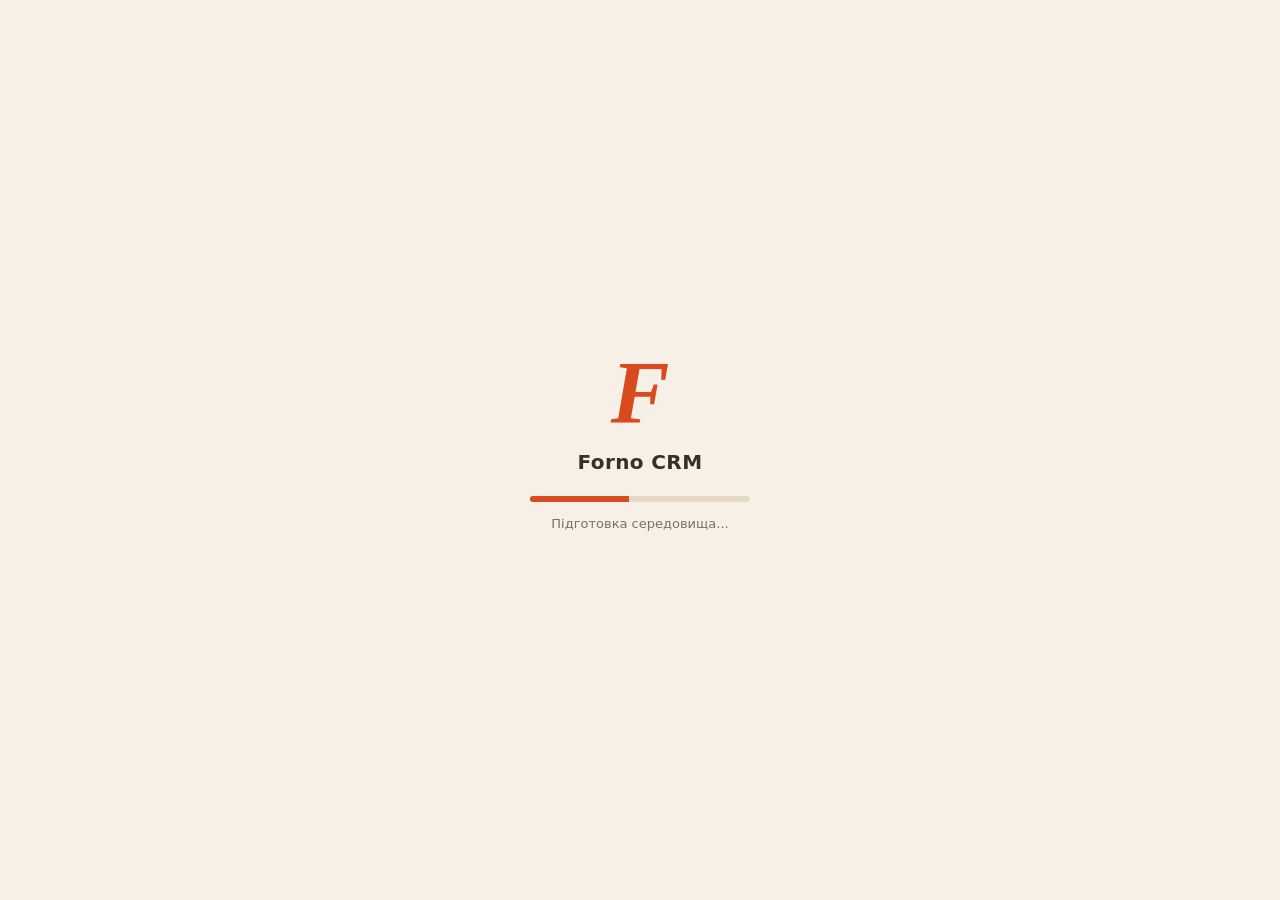
<file: index.html>
<!DOCTYPE html>
<html lang="uk">
<head>
<meta charset="UTF-8">
<meta name="viewport" content="width=device-width, initial-scale=1.0">
<title>Forno CRM</title>
<style>
	body{margin:0;font-family:system-ui,-apple-system,'Segoe UI',Roboto,sans-serif;background:#F6F0E7;color:#3A2E26;display:flex;align-items:center;justify-content:center;height:100vh;-webkit-font-smoothing:antialiased}
	.box{text-align:center;max-width:460px;padding:32px}
	.logo{font-family:Georgia,'Times New Roman',serif;font-style:italic;font-weight:bold;font-size:88px;line-height:.9;color:#D94A1E;user-select:none}
	h1{font-size:20px;font-weight:600;margin:18px 0 6px;letter-spacing:.4px}
	.bar{margin:22px auto 0;width:220px;height:6px;border-radius:999px;background:#E6D9C8;overflow:hidden}
	.fill{height:100%;width:0;background:#D94A1E;transition:width .35s ease}
	.msg{margin-top:14px;font-size:13px;opacity:.65;min-height:18px}
</style>
</head>
<body>
<div class="box">
	<div class="logo">F</div>
	<h1>Forno CRM</h1>
	<div class="bar"><div class="fill" id="fill"></div></div>
	<p class="msg" id="msg">Запуск PHP у браузері...</p>
</div>
<script>
(function () {
	var MSG = document.getElementById('msg');
	var FILL = document.getElementById('fill');

	function status(t, p) {
		if (MSG) MSG.textContent = t;
		if (FILL) FILL.style.width = (p || 0) + '%';
	}

	if (!('serviceWorker' in navigator)) {
		status('Ваш браузер не підтримує Service Worker', 100);
		return;
	}

	var READY = 'forno-ready';
	var done = false;
	var pingTimer = null;

	function finish() {
		if (done) return;
		done = true;
		status('Готово', 100);
		if (pingTimer) clearInterval(pingTimer);
		setTimeout(function () { location.replace('./login.html'); }, 350);
	}

	function ping() {
		var c = navigator.serviceWorker.controller;
		if (c && c.postMessage) c.postMessage({ type: 'forno-ping' });
	}

	navigator.serviceWorker.addEventListener('message', function (e) {
		if (e.data && e.data.type === READY) {
			finish();
		} else if (e.data && e.data.type === 'forno-error') {
			status('Помилка PHP: ' + (e.data.error || 'невідома'), 100);
		}
	});

	status('Реєстрація PHP-рушія...', 12);

	navigator.serviceWorker.register('./sw.js', { scope: './', type: 'module' })
		.then(function () {
			status('Підготовка середовища...', 45);
			ping();
			pingTimer = setInterval(ping, 800);
			var t0 = Date.now();
			var timer = setInterval(function () {
				if (done) { clearInterval(timer); return; }
				if (Date.now() - t0 > 90000) {
					clearInterval(timer);
					status('Час очікування вичерпано. Перезавантажте сторінку.', 90);
				}
			}, 500);
		})
		.catch(function (e) {
			status('Помилка: ' + (e && e.message ? e.message : 'реєстрація SW'), 100);
		});
})();
</script>
</body>
</html>
</file>
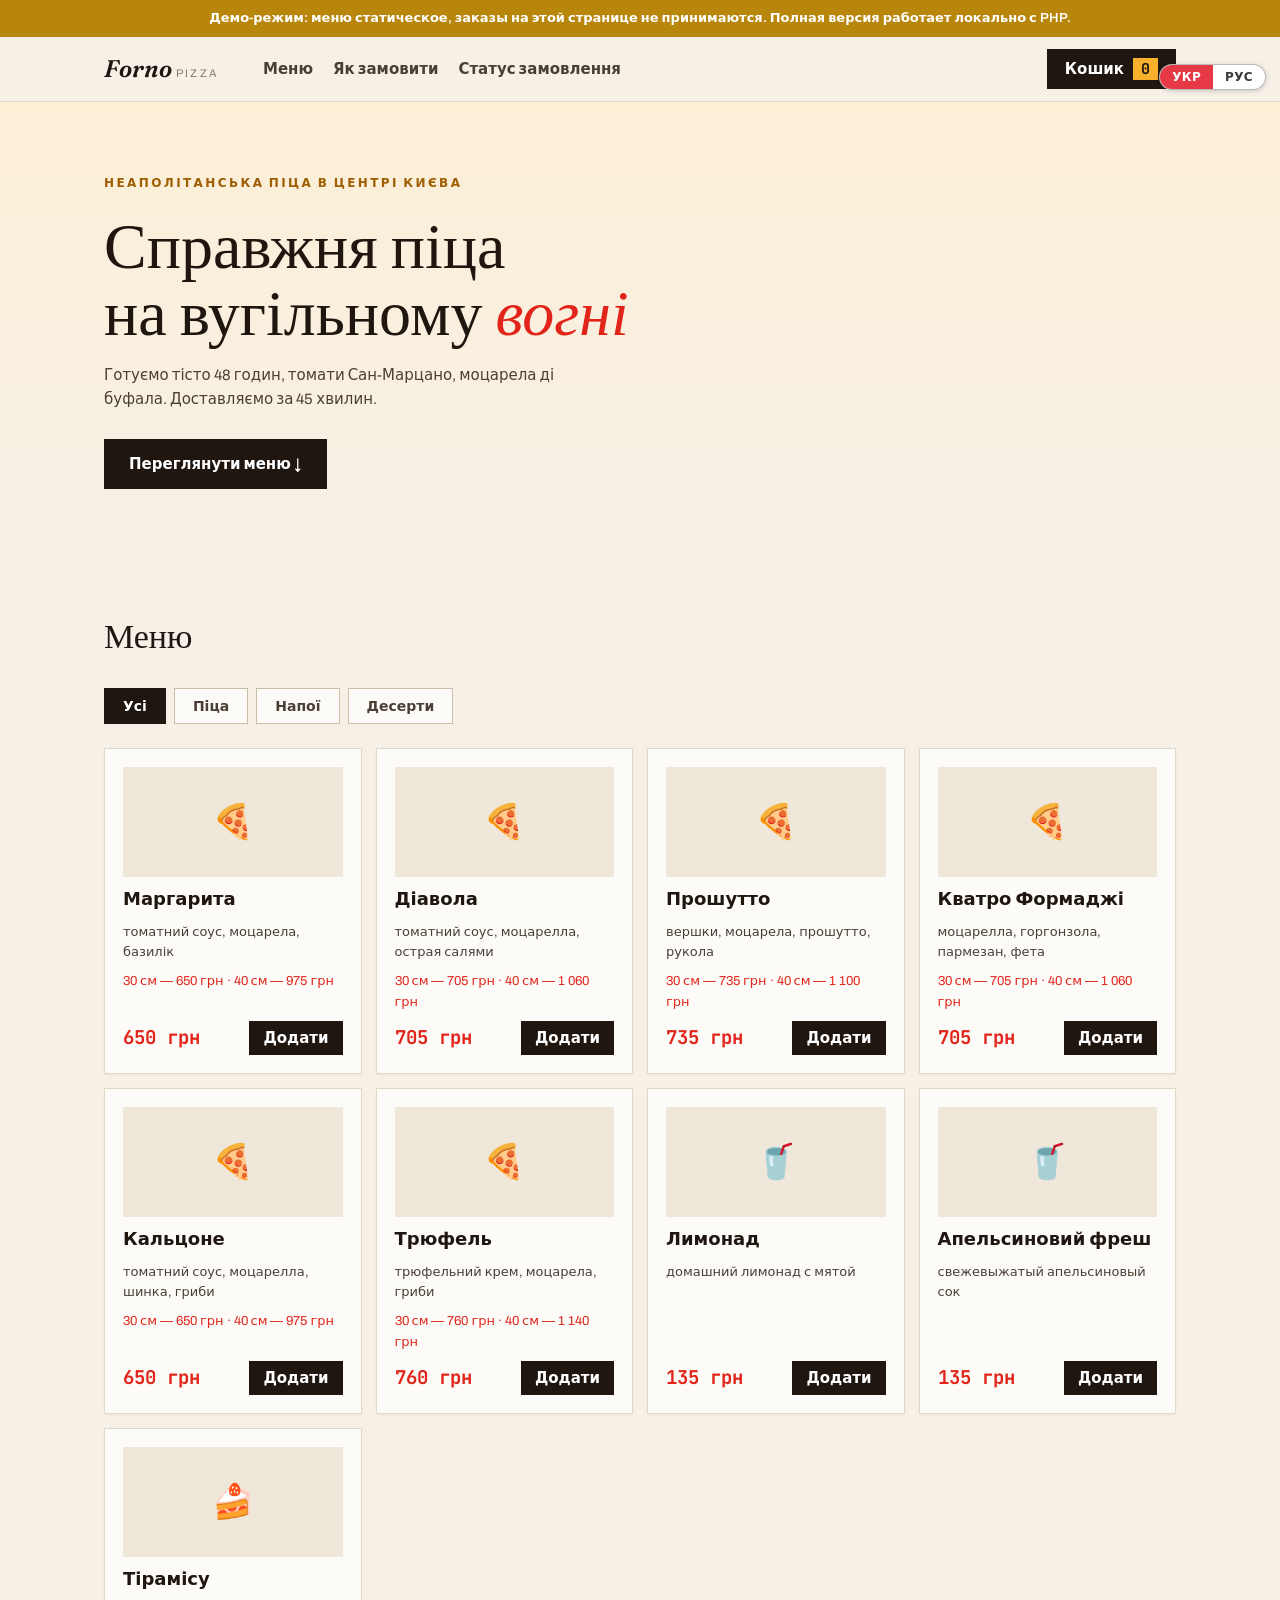
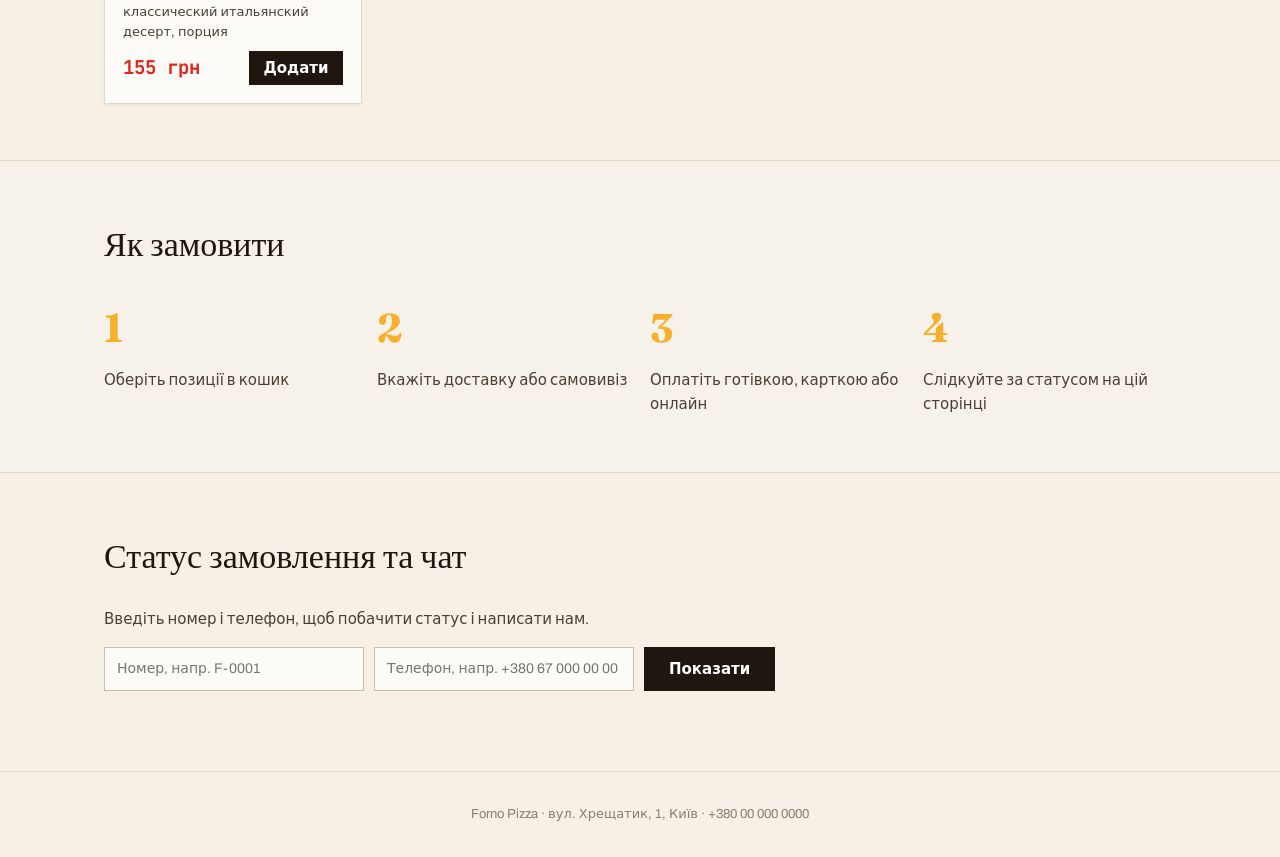
<file: site/index.html>
﻿<!doctype html>
<html lang="uk">
<head>
<meta charset="utf-8">
<meta name="viewport" content="width=device-width, initial-scale=1">
<title>Forno Pizza — замовити піцу</title>
<link rel="preconnect" href="https://fonts.googleapis.com">
<link rel="preconnect" href="https://fonts.gstatic.com" crossorigin>
<link href="https://fonts.googleapis.com/css2?family=Archivo:wght@400;600;700&family=Fraunces:ital,wght@1,400;1,600&family=JetBrains+Mono:wght@400;700&display=swap" rel="stylesheet">
<link rel="stylesheet" href="css/style.css">
<link rel="stylesheet" href="css/customize.css?v=2">
</head>
<body>

<header class="top">
  <div class="wrap top__in">
    <div class="logo"><b>Forno</b><span>pizza</span></div>
    <nav class="top__nav">
      <a href="#menu">Меню</a>
      <a href="#how">Як замовити</a>
      <a href="#order">Статус замовлення</a>
    </nav>
    <button class="cart-btn" id="cartBtn" type="button">Кошик <span id="cartCount">0</span></button>
  </div>
</header>

<section class="hero">
  <div class="wrap">
    <p class="hero__eyebrow">неаполітанська піца в центрі Києва</p>
    <h1>Справжня піца<br>на вугільному <em>вогні</em></h1>
    <p class="hero__sub">Готуємо тісто 48 годин, томати Сан-Марцано, моцарела ді буфала. Доставляємо за 45 хвилин.</p>
    <a class="btn" href="#menu">Переглянути меню &darr;</a>
  </div>
</section>

<section class="menu" id="menu">
  <div class="wrap">
    <h2 class="section-title">Меню</h2>
    <div class="cats" id="cats"></div>
    <div class="grid" id="grid"></div>
    <div class="empty" id="gridEmpty" hidden>Тут порожньо</div>
  </div>
</section>

<section class="how" id="how">
  <div class="wrap">
    <h2 class="section-title">Як замовити</h2>
    <div class="how__cols">
      <div><b>1</b><p>Оберіть позиції в кошик</p></div>
      <div><b>2</b><p>Вкажіть доставку або самовивіз</p></div>
      <div><b>3</b><p>Оплатіть готівкою, карткою або онлайн</p></div>
      <div><b>4</b><p>Слідкуйте за статусом на цій сторінці</p></div>
    </div>
  </div>
</section>

<section class="status" id="order">
  <div class="wrap">
    <h2 class="section-title">Статус замовлення та чат</h2>
    <p class="status__hint">Введіть номер і телефон, щоб побачити статус і написати нам.</p>
    <form class="status__form" id="statusForm">
      <input id="stNum" placeholder="Номер, напр. F-0001" maxlength="8" required>
      <input id="stPhone" placeholder="Телефон, напр. +380 67 000 00 00" maxlength="18" required>
      <button class="btn" type="submit">Показати</button>
    </form>
    <div class="order-card" id="orderCard" hidden></div>
    <div class="empty" id="orderEmpty" hidden></div>
  </div>
</section>

<footer class="foot">
  <div class="wrap">Forno Pizza &middot; вул. Хрещатик, 1, Київ &middot; +380 00 000 0000</div>
</footer>

<!-- Кошик -->
<div class="drawer-overlay" id="drawerOverlay"></div>
<aside class="drawer" id="drawer" aria-label="Кошик">
  <div class="drawer__head"><b>Кошик</b><button class="drawer__close" id="drawerClose" type="button">&times;</button></div>
  <div class="drawer__items" id="drawerItems"></div>
  <div class="drawer__sum" id="drawerSum"></div>
  <form class="drawer__form" id="checkoutForm">
    <div class="row2">
      <input id="coPhone" placeholder="Телефон" maxlength="18">
      <input id="coName" placeholder="Ім'я *" maxlength="40" required>
    </div>
    <div class="mode-toggle" id="modeToggle">
      <button type="button" class="is-active" data-mode="courier">Доставка</button>
      <button type="button" data-mode="pickup">Самовивіз</button>
    </div>
    <div class="addr" id="addrBlock">
      <div class="row2">
        <input id="coStreet" placeholder="Вулиця *" maxlength="90">
        <input id="coHouse" placeholder="Будинок *" maxlength="10">
      </div>
      <div class="row2">
        <input id="coFlat" placeholder="Квартира" maxlength="10">
        <input id="coEntrance" placeholder="Під'їзд / домофон" maxlength="30">
      </div>
    </div>
    <select id="coPay">
      <option value="cash">Готівка</option>
      <option value="card_at_door">Картка при видачі</option>
      <option value="card_online">Картка онлайн</option>
    </select>
    <div class="promo">
      <input id="coPromo" placeholder="Промокод" maxlength="20">
    </div>
    <textarea id="coComment" rows="2" placeholder="Коментар до замовлення" maxlength="300"></textarea>
    <label class="consent"><input type="checkbox" id="coConsent" required> Погоджуюсь з обробкою персональних даних</label>
    <button class="btn btn--accent btn--block" id="coSubmit" type="submit">Замовити: <span id="coTotal">0 грн</span></button>
    <div class="err" id="coErr"></div>
  </form>
</aside>

<script src="js/i18n.js?v=17"></script>
<script src="js/app.js?v=6"></script>
</body>
</html>
</file>
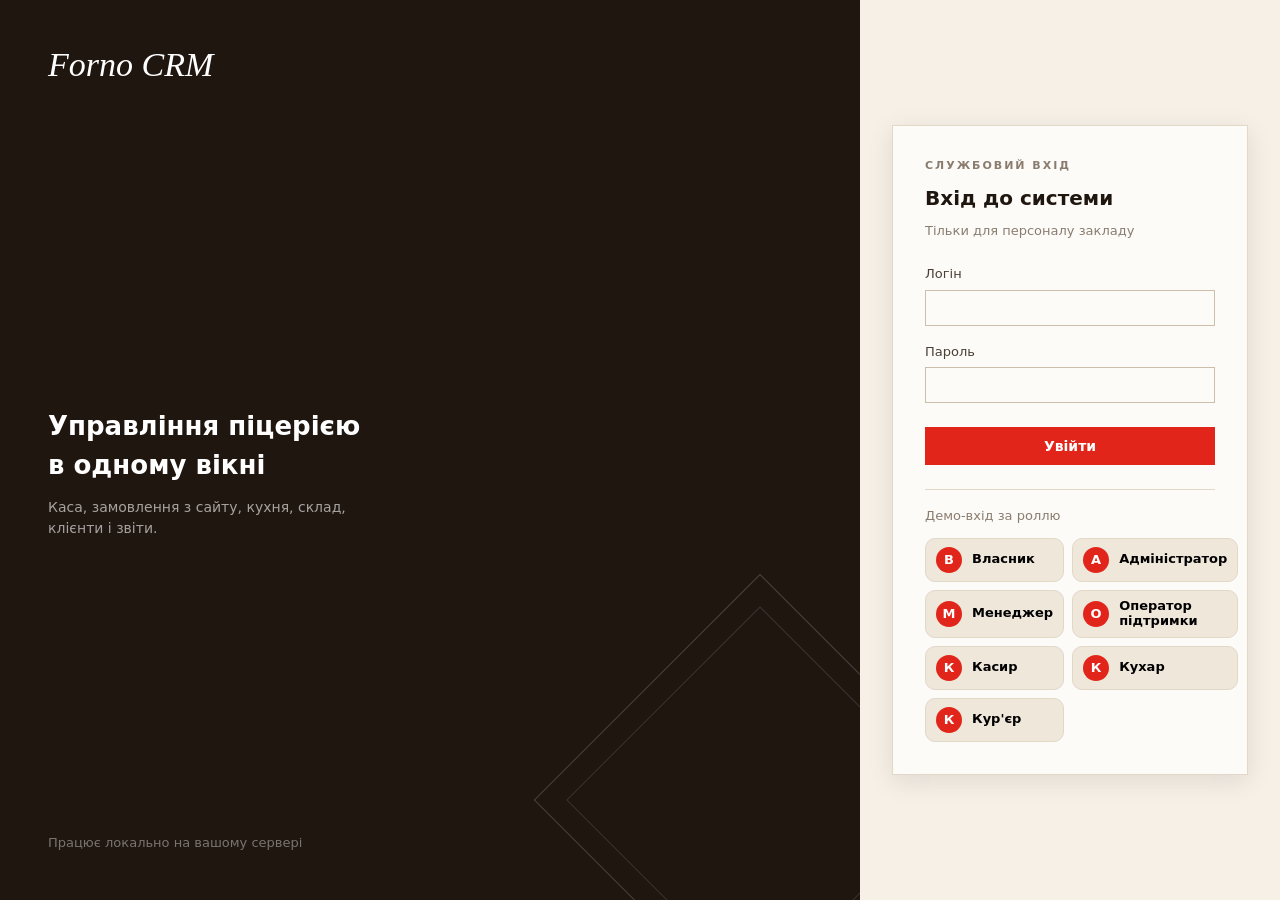
<file: app.html>
﻿<!doctype html>
<html lang="uk">
<head>
<meta charset="utf-8">
<meta name="viewport" content="width=device-width, initial-scale=1">
<title>Forno CRM</title>
<link rel="icon" href="data:image/svg+xml,%3Csvg xmlns='http://www.w3.org/2000/svg' viewBox='0 0 32 32'%3E%3Crect width='32' height='32' fill='%23E1251B'/%3E%3Ctext x='16' y='23' font-size='18' text-anchor='middle' fill='%23fff' font-family='Georgia'%3EF%3C/text%3E%3C/svg%3E">
<link rel="preconnect" href="https://fonts.googleapis.com">
<link rel="preconnect" href="https://fonts.gstatic.com" crossorigin>
<link href="https://fonts.googleapis.com/css2?family=Archivo:ital,wght@0,400;0,600;0,700;1,400&family=Fraunces:ital,wght@1,400;1,600&family=JetBrains+Mono:wght@400;700&display=swap" rel="stylesheet">
<link rel="stylesheet" href="css/tokens.css?v=3">
<link rel="stylesheet" href="css/base.css?v=3">
<link rel="stylesheet" href="css/app.css?v=3">
<link rel="stylesheet" href="css/orders.css?v=1">
<link rel="stylesheet" href="css/customize.css?v=1">
<link rel="stylesheet" href="css/couriers.css?v=1">
<link rel="stylesheet" href="css/dashboard.css?v=1">
<link rel="stylesheet" href="css/polish.css?v=11">
</head>
<body>
<div class="app-shell">
  <aside class="sidebar" id="sidebar">
    <button class="sidebar__burger" id="burger" type="button" aria-label="Меню">&#9776;</button>
    <div class="sidebar__logo"><b>Forno</b><span>CRM</span></div>
    <nav class="nav" id="nav"></nav>
    <div class="sidebar__foot">
      <div class="sidebar__user">
        <div>
          <div class="sidebar__user-name" id="userName"></div>
          <div class="sidebar__user-role" id="userRole"></div>
        </div>
        <button class="btn-logout" id="logout" type="button">Вийти</button>
      </div>
    </div>
  </aside>
  <div class="sidebar-overlay" id="sidebarOverlay"></div>

  <div class="main">
    <header class="topbar">
      <div class="topbar__title" id="topTitle"></div>
      <div class="topbar__right">
        <select id="themeSelect" class="mini-select" aria-label="Тема">
          <option value="light">Світла тема</option>
          <option value="dark">Темна тема</option>
          <option value="system">Як у системі</option>
        </select>
        <select id="currSelect" class="mini-select" aria-label="Валюта">
          <option value="uah">грн</option>
          <option value="rub">руб</option>
        </select>
        <span id="i18nSlot" class="i18n-slot"></span>
        <span id="topDate"></span>
      </div>
    </header>
    <main class="view" id="view">
      <div class="center-box"><div class="spinner"></div></div>
    </main>
  </div>
</div>

<script src="js/i18n.js?v=19"></script>
<script src="js/api.js?v=3"></script>
<script src="js/ui.js?v=6"></script>
<script src="js/modules/pos.js?v=8"></script>
<script src="js/modules/orders.js?v=5"></script>
<script src="js/modules/menu.js?v=9"></script>
<script src="js/modules/stock.js?v=5"></script>
<script src="js/modules/clients.js?v=4"></script>
<script src="js/modules/kds.js?v=4"></script>
<script src="js/modules/chat.js?v=4"></script>
<script src="js/modules/reports.js?v=4"></script>
<script src="js/modules/dashboard.js?v=1"></script>
<script src="js/modules/discounts.js?v=4"></script>
<script src="js/modules/users.js?v=4"></script>
<script src="js/modules/couriers.js?v=3"></script>
<script src="js/modules/settings.js?v=7"></script>
<script src="js/modules/audit.js?v=4"></script>
<script src="js/app.js?v=10"></script>
</body>
</html>
</file>
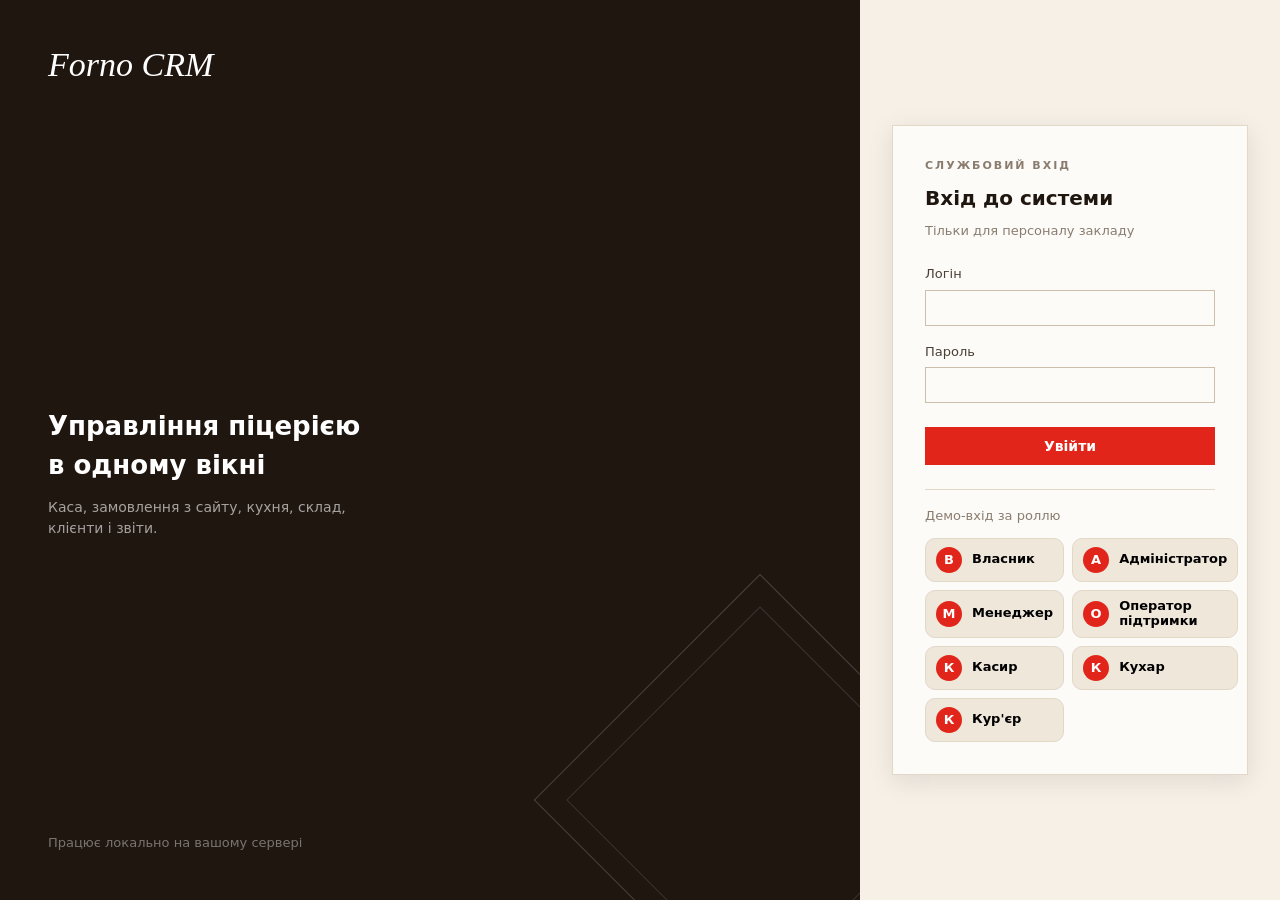
<file: kds.html>
﻿<!doctype html>
<html lang="uk">
<head>
<meta charset="utf-8">
<meta name="viewport" content="width=device-width, initial-scale=1">
<title>Кухонний дисплей - Forno</title>
<link rel="icon" href="data:image/svg+xml,%3Csvg xmlns='http://www.w3.org/2000/svg' viewBox='0 0 32 32'%3E%3Crect width='32' height='32' fill='%23E1251B'/%3E%3Ctext x='16' y='23' font-size='18' text-anchor='middle' fill='%23fff' font-family='Georgia'%3EF%3C/text%3E%3C/svg%3E">
<link rel="preconnect" href="https://fonts.googleapis.com">
<link rel="preconnect" href="https://fonts.gstatic.com" crossorigin>
<link href="https://fonts.googleapis.com/css2?family=Archivo:ital,wght@0,400;0,600;0,700;1,400&family=Fraunces:ital,wght@1,400;1,600&display=swap" rel="stylesheet">
<link rel="stylesheet" href="css/kds.css?v=1">
<link rel="stylesheet" href="css/polish.css?v=1">
</head>
<body class="kds-body">
<div class="kds-top">
  <div class="kds-top__brand">Forno <span>KDS</span></div>
  <div class="kds-top__info" id="kdsInfo">…</div>
  <div class="kds-top__actions">
    <button class="kds-btn" id="kdsBeep" type="button">Звук</button>
    <a class="kds-btn" href="app.html">До CRM</a>
    <button class="kds-btn" id="kdsLogout" type="button">Вийти</button>
  </div>
</div>

<div class="kds-flash" id="kdsFlash">Нове замовлення!</div>

<main class="kds-board" id="kdsBoard">
  <section class="kds-col kds-col--cooking">
    <h2>Готується <span class="kds-count" id="countCooking">0</span></h2>
    <div id="colCooking"></div>
  </section>
  <section class="kds-col kds-col--new">
    <h2>На кухні <span class="kds-count" id="countNew">0</span></h2>
    <div id="colNew"></div>
  </section>
  <section class="kds-col kds-col--done">
    <h2>Готово до видачі <span class="kds-count" id="countDone">0</span></h2>
    <div id="colDone"></div>
  </section>
</main>

<div class="kds-blocked" id="kdsBlocked" hidden>
  <div class="kds-blocked__box">
    <h1>Доступ заборонено</h1>
    <p>Кухонний дисплей доступний лише для ролі «Повар» або адміністратора.</p>
    <a href="login.html">Перейти до входу</a>
  </div>
</div>

<script src="js/i18n.js?v=10"></script>
<script src="js/api.js?v=1"></script>
<script src="js/kds.js?v=1"></script>
</body>
</html>
</file>
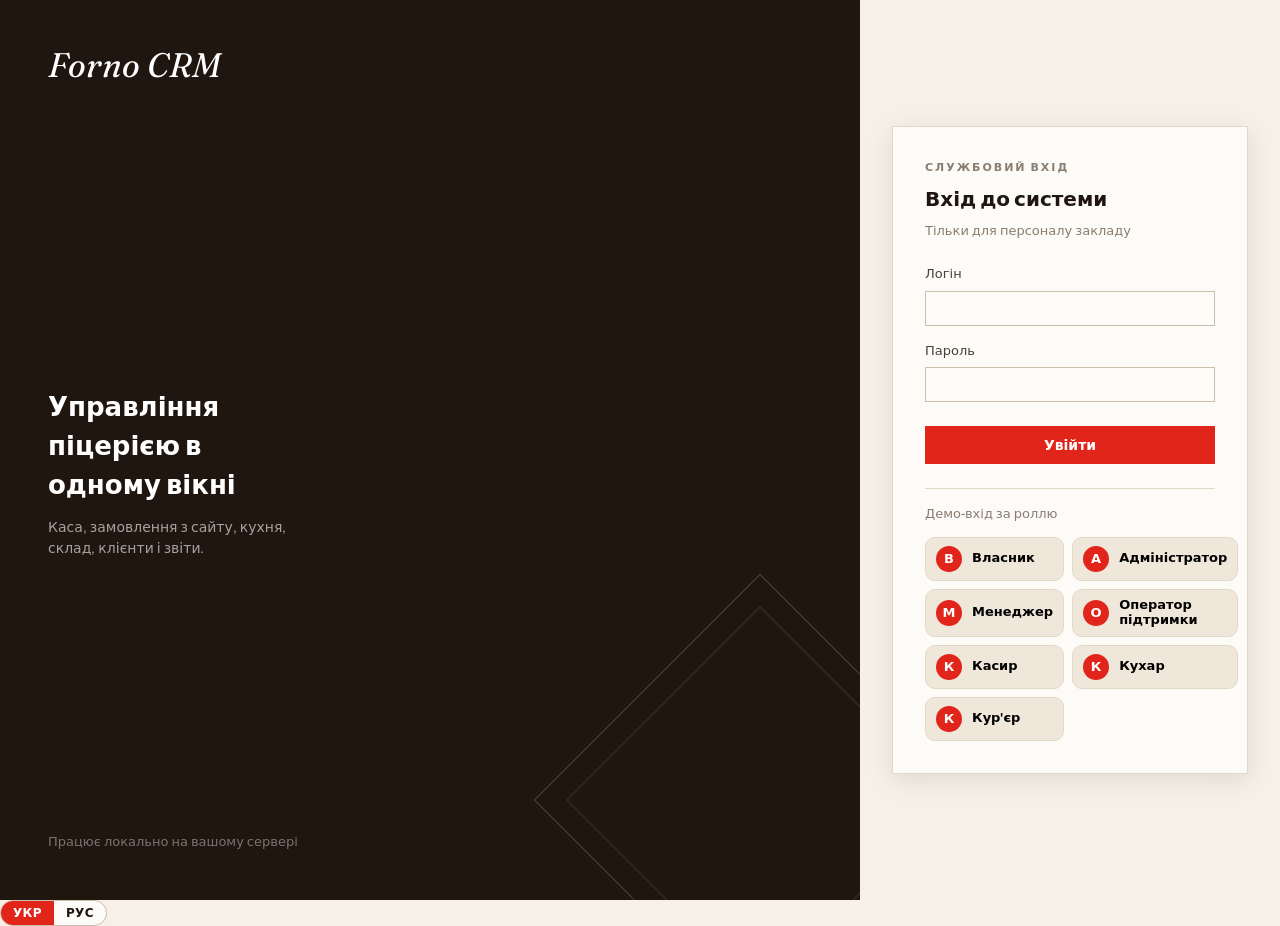
<file: login.html>
﻿<!doctype html>
<html lang="uk">
<head>
<meta charset="utf-8">
<meta name="viewport" content="width=device-width, initial-scale=1">
<title>Вхід - Forno CRM</title>
<link rel="icon" href="data:image/svg+xml,%3Csvg xmlns='http://www.w3.org/2000/svg' viewBox='0 0 32 32'%3E%3Crect width='32' height='32' fill='%23E1251B'/%3E%3Ctext x='16' y='23' font-size='18' text-anchor='middle' fill='%23fff' font-family='Georgia'%3EF%3C/text%3E%3C/svg%3E">
<link rel="preconnect" href="https://fonts.googleapis.com">
<link rel="preconnect" href="https://fonts.gstatic.com" crossorigin>
<link href="https://fonts.googleapis.com/css2?family=Archivo:ital,wght@0,400;0,600;0,700;1,400&family=Fraunces:ital,wght@1,400;1,600&display=swap" rel="stylesheet">
<link rel="stylesheet" href="css/tokens.css?v=1">
<link rel="stylesheet" href="css/base.css?v=1">
<link rel="stylesheet" href="css/auth.css?v=1">
<link rel="stylesheet" href="css/auth-roles.css?v=1">
<link rel="stylesheet" href="css/polish.css?v=1">
</head>
<body>
<div class="auth-wrap">
  <aside class="auth-side">
    <div class="auth-side__logo">Forno&nbsp;CRM</div>
    <div>
      <h1 class="auth-side__title">Управління піцерією в одному вікні</h1>
      <p class="auth-side__sub">Каса, замовлення з сайту, кухня, склад, клієнти і звіти.</p>
    </div>
    <div class="auth-side__note">Працює локально на вашому сервері</div>
    <div class="auth-diamond"></div>
  </aside>
  <main class="auth-main">
    <div class="auth-card">
      <span class="eyebrow">Службовий вхід</span>
      <h1>Вхід до системи</h1>
      <p class="sub">Тільки для персоналу закладу</p>
      <div class="auth-error" id="authError" role="alert"></div>
      <form class="auth-form" id="loginForm" novalidate>
        <div class="field">
          <label for="username">Логін</label>
          <input id="username" name="username" autocomplete="username" required>
        </div>
        <div class="field">
          <label for="password">Пароль</label>
          <input id="password" name="password" type="password" autocomplete="current-password" required>
        </div>
        <button class="btn btn--accent" id="loginBtn" type="submit">Увійти</button>
      </form>
      <div class="auth-roles">
        <div class="auth-roles__title">Демо-вхід за роллю</div>
        <div class="auth-roles__grid" id="roleGrid"></div>
      </div>
    </div>
  </main>
</div>
<script src="js/i18n.js?v=17"></script>
<script src="js/api.js?v=1"></script>
<script src="js/login.js?v=2"></script>
</body>
</html>
</file>
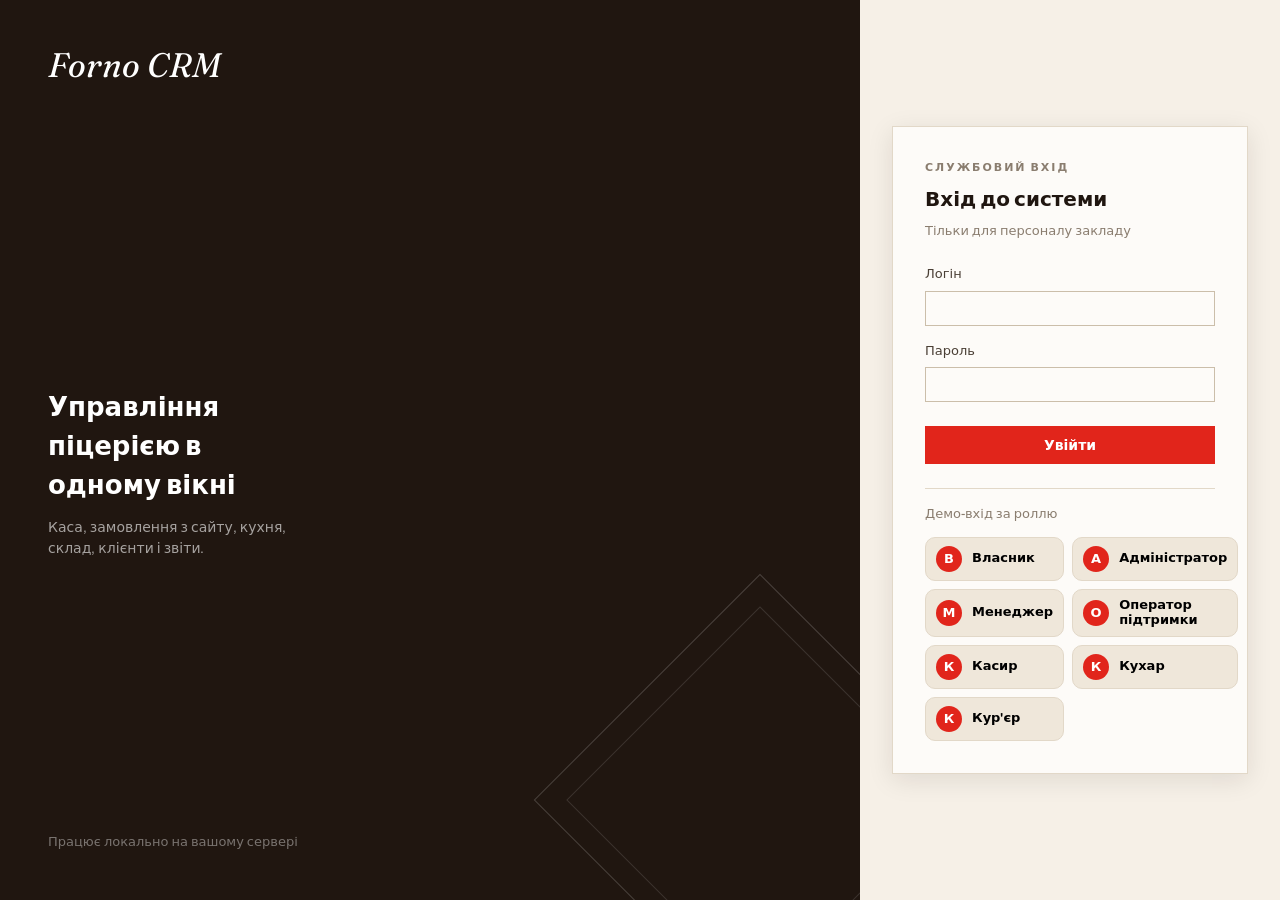
<file: seed/app.html>
﻿<!doctype html>
<html lang="uk">
<head>
<meta charset="utf-8">
<meta name="viewport" content="width=device-width, initial-scale=1">
<title>Forno CRM</title>
<link rel="icon" href="data:image/svg+xml,%3Csvg xmlns='http://www.w3.org/2000/svg' viewBox='0 0 32 32'%3E%3Crect width='32' height='32' fill='%23E1251B'/%3E%3Ctext x='16' y='23' font-size='18' text-anchor='middle' fill='%23fff' font-family='Georgia'%3EF%3C/text%3E%3C/svg%3E">
<link rel="preconnect" href="https://fonts.googleapis.com">
<link rel="preconnect" href="https://fonts.gstatic.com" crossorigin>
<link href="https://fonts.googleapis.com/css2?family=Archivo:ital,wght@0,400;0,600;0,700;1,400&family=Fraunces:ital,wght@1,400;1,600&family=JetBrains+Mono:wght@400;700&display=swap" rel="stylesheet">
<link rel="stylesheet" href="css/tokens.css?v=3">
<link rel="stylesheet" href="css/base.css?v=3">
<link rel="stylesheet" href="css/app.css?v=3">
<link rel="stylesheet" href="css/orders.css?v=1">
<link rel="stylesheet" href="css/customize.css?v=1">
<link rel="stylesheet" href="css/couriers.css?v=1">
<link rel="stylesheet" href="css/dashboard.css?v=1">
<link rel="stylesheet" href="css/polish.css?v=11">
</head>
<body>
<div class="app-shell">
  <aside class="sidebar" id="sidebar">
    <button class="sidebar__burger" id="burger" type="button" aria-label="Меню">&#9776;</button>
    <div class="sidebar__logo"><b>Forno</b><span>CRM</span></div>
    <nav class="nav" id="nav"></nav>
    <div class="sidebar__foot">
      <div class="sidebar__user">
        <div>
          <div class="sidebar__user-name" id="userName"></div>
          <div class="sidebar__user-role" id="userRole"></div>
        </div>
        <button class="btn-logout" id="logout" type="button">Вийти</button>
      </div>
    </div>
  </aside>
  <div class="sidebar-overlay" id="sidebarOverlay"></div>

  <div class="main">
    <header class="topbar">
      <div class="topbar__title" id="topTitle"></div>
      <div class="topbar__right">
        <select id="themeSelect" class="mini-select" aria-label="Тема">
          <option value="light">Світла тема</option>
          <option value="dark">Темна тема</option>
          <option value="system">Як у системі</option>
        </select>
        <select id="currSelect" class="mini-select" aria-label="Валюта">
          <option value="uah">грн</option>
          <option value="rub">руб</option>
        </select>
        <span id="i18nSlot" class="i18n-slot"></span>
        <span id="topDate"></span>
      </div>
    </header>
    <main class="view" id="view">
      <div class="center-box"><div class="spinner"></div></div>
    </main>
  </div>
</div>

<script src="js/i18n.js?v=19"></script>
<script src="js/api.js?v=3"></script>
<script src="js/ui.js?v=6"></script>
<script src="js/modules/pos.js?v=8"></script>
<script src="js/modules/orders.js?v=5"></script>
<script src="js/modules/menu.js?v=9"></script>
<script src="js/modules/stock.js?v=5"></script>
<script src="js/modules/clients.js?v=4"></script>
<script src="js/modules/kds.js?v=4"></script>
<script src="js/modules/chat.js?v=4"></script>
<script src="js/modules/reports.js?v=4"></script>
<script src="js/modules/dashboard.js?v=1"></script>
<script src="js/modules/discounts.js?v=4"></script>
<script src="js/modules/users.js?v=4"></script>
<script src="js/modules/couriers.js?v=3"></script>
<script src="js/modules/settings.js?v=7"></script>
<script src="js/modules/audit.js?v=4"></script>
<script src="js/app.js?v=10"></script>

<script>
(function () {
  if (!("serviceWorker" in navigator)) return;
  navigator.serviceWorker.register("./sw.js").then(function (reg) {
    if (!navigator.serviceWorker.controller) return;
    function watch(w) { w.addEventListener("statechange", function () { if (w.state === "activated") { console.log("[update] new version activated"); window.location.reload(); } }); }
    reg.addEventListener("updatefound", function () { if (reg.installing) watch(reg.installing); });
  }).catch(function () {});
})();
</script>
</body>
</html>
</file>
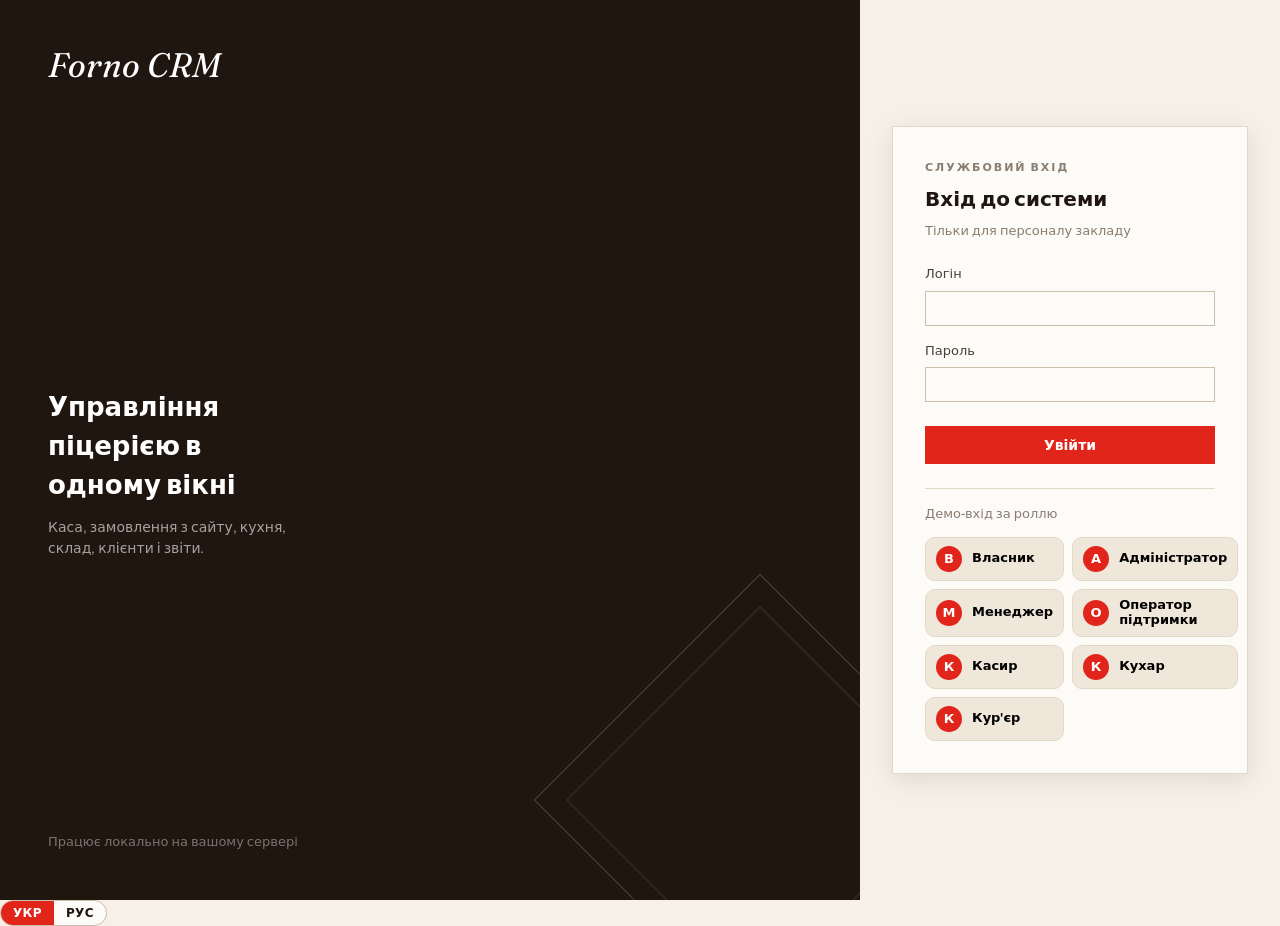
<file: seed/login.html>
﻿<!doctype html>
<html lang="uk">
<head>
<meta charset="utf-8">
<meta name="viewport" content="width=device-width, initial-scale=1">
<title>Вхід - Forno CRM</title>
<link rel="icon" href="data:image/svg+xml,%3Csvg xmlns='http://www.w3.org/2000/svg' viewBox='0 0 32 32'%3E%3Crect width='32' height='32' fill='%23E1251B'/%3E%3Ctext x='16' y='23' font-size='18' text-anchor='middle' fill='%23fff' font-family='Georgia'%3EF%3C/text%3E%3C/svg%3E">
<link rel="preconnect" href="https://fonts.googleapis.com">
<link rel="preconnect" href="https://fonts.gstatic.com" crossorigin>
<link href="https://fonts.googleapis.com/css2?family=Archivo:ital,wght@0,400;0,600;0,700;1,400&family=Fraunces:ital,wght@1,400;1,600&display=swap" rel="stylesheet">
<link rel="stylesheet" href="css/tokens.css?v=1">
<link rel="stylesheet" href="css/base.css?v=1">
<link rel="stylesheet" href="css/auth.css?v=1">
<link rel="stylesheet" href="css/auth-roles.css?v=1">
<link rel="stylesheet" href="css/polish.css?v=1">
</head>
<body>
<div class="auth-wrap">
  <aside class="auth-side">
    <div class="auth-side__logo">Forno&nbsp;CRM</div>
    <div>
      <h1 class="auth-side__title">Управління піцерією в одному вікні</h1>
      <p class="auth-side__sub">Каса, замовлення з сайту, кухня, склад, клієнти і звіти.</p>
    </div>
    <div class="auth-side__note">Працює локально на вашому сервері</div>
    <div class="auth-diamond"></div>
  </aside>
  <main class="auth-main">
    <div class="auth-card">
      <span class="eyebrow">Службовий вхід</span>
      <h1>Вхід до системи</h1>
      <p class="sub">Тільки для персоналу закладу</p>
      <div class="auth-error" id="authError" role="alert"></div>
      <form class="auth-form" id="loginForm" novalidate>
        <div class="field">
          <label for="username">Логін</label>
          <input id="username" name="username" autocomplete="username" required>
        </div>
        <div class="field">
          <label for="password">Пароль</label>
          <input id="password" name="password" type="password" autocomplete="current-password" required>
        </div>
        <button class="btn btn--accent" id="loginBtn" type="submit">Увійти</button>
      </form>
      <div class="auth-roles">
        <div class="auth-roles__title">Демо-вхід за роллю</div>
        <div class="auth-roles__grid" id="roleGrid"></div>
      </div>
    </div>
  </main>
</div>
<script src="js/i18n.js?v=17"></script>
<script src="js/api.js?v=1"></script>
<script src="js/login.js?v=2"></script>

<script>
(function () {
  if (!("serviceWorker" in navigator)) return;
  navigator.serviceWorker.register("./sw.js").then(function (reg) {
    if (!navigator.serviceWorker.controller) return;
    function watch(w) { w.addEventListener("statechange", function () { if (w.state === "activated") { console.log("[update] new version activated"); window.location.reload(); } }); }
    reg.addEventListener("updatefound", function () { if (reg.installing) watch(reg.installing); });
  }).catch(function () {});
})();
</script>
</body>
</html>
</file>
<file: site/css/style.css>
:root {
  --bg: #F6F0E7;
  --bg-soft: #EFE7DA;
  --surface: #FDFBF8;
  --surface-2: #F7F2E9;
  --line: #E2D8C8;
  --line-strong: #CBBEAA;
  --ink: #201610;
  --ink-2: #4A3F35;
  --ink-3: #8A7D6F;
  --accent: #E1251B;
  --accent-soft: #FBE3DF;
  --gold: #F6B02C;
  --gold-soft: #FCEFD6;
  --green: #2E7D4F;
  --green-soft: #E1F0E6;
  --blue: #2B5F9E;
  --blue-soft: #E1EBF6;
  --amber: #A05E03;
  --amber-soft: #F8ECD6;
  --dark: #201610;
  --font-sans: 'Archivo', system-ui, sans-serif;
  --font-serif: 'Fraunces', Georgia, serif;
  --font-mono: 'JetBrains Mono', ui-monospace, monospace;
  --radius: 0px;
  --shadow-1: 0 1px 2px rgba(32,22,16,.06);
  --shadow-2: 0 6px 24px rgba(32,22,16,.10);
  --ease: cubic-bezier(.16,1,.3,1);
}

* { box-sizing: border-box; }

html { scroll-behavior: smooth; }

body {
  margin: 0;
  background: var(--bg);
  color: var(--ink);
  font-family: var(--font-sans);
  font-size: 15px;
  line-height: 1.6;
  -webkit-font-smoothing: antialiased;
}

h1, h2, h3, p { margin: 0; }
a { color: var(--accent); text-decoration: none; }

button { font-family: inherit; font-size: inherit; cursor: pointer; }

input, select, textarea {
  font-family: inherit;
  font-size: 14px;
  color: var(--ink);
  background: var(--surface);
  border: 1px solid var(--line-strong);
  border-radius: var(--radius);
  padding: 10px 12px;
  width: 100%;
}
input:focus, select:focus, textarea:focus, button:focus-visible, a:focus-visible {
  outline: 2px solid var(--accent);
  outline-offset: 1px;
}

.wrap { max-width: 1120px; margin: 0 auto; padding: 0 24px; }

.btn {
  display: inline-flex;
  align-items: center;
  justify-content: center;
  gap: 8px;
  background: var(--dark);
  color: #fff;
  border: 1px solid var(--dark);
  padding: 12px 24px;
  font-weight: 600;
  border-radius: var(--radius);
  transition: transform .15s var(--ease), background .15s var(--ease);
}
.btn:hover { background: #3a2d24; }
.btn:active { transform: scale(.98); }
.btn--accent { background: var(--accent); border-color: var(--accent); }
.btn--accent:hover { background: #b91c13; }
.btn--block { width: 100%; }

/* --- Шапка --- */
.top { position: sticky; top: 0; z-index: 50; background: var(--bg); border-bottom: 1px solid var(--line); }
.top__in { display: flex; align-items: center; gap: 24px; height: 64px; }
.logo b { font-family: var(--font-serif); font-style: italic; font-weight: 600; font-size: 24px; }
.logo span { font-size: 11px; text-transform: uppercase; letter-spacing: .2em; color: var(--ink-3); margin-left: 4px; }
.top__nav { display: flex; gap: 20px; margin-left: 20px; flex: 1; }
.top__nav a { color: var(--ink-2); font-weight: 600; }
.top__nav a:hover { color: var(--ink); }
.cart-btn {
  background: var(--dark);
  color: #fff;
  border: 0;
  padding: 10px 18px;
  font-weight: 700;
}
.cart-btn span {
  background: var(--gold);
  color: var(--ink);
  font-family: var(--font-mono);
  padding: 1px 8px;
  margin-left: 6px;
}

/* --- Hero --- */
.hero { padding: 72px 0 64px; background: linear-gradient(180deg, var(--gold-soft), var(--bg)); }
.hero__eyebrow { font-size: 12px; font-weight: 700; text-transform: uppercase; letter-spacing: .2em; color: var(--amber); }
.hero h1 { font-family: var(--font-serif); font-weight: 400; font-size: clamp(38px, 6vw, 64px); line-height: 1.05; margin: 18px 0; }
.hero h1 em { color: var(--accent); }
.hero__sub { max-width: 460px; color: var(--ink-2); margin-bottom: 28px; }

/* --- Меню --- */
.menu { padding: 56px 0; }
.section-title { font-family: var(--font-serif); font-size: 34px; font-weight: 400; margin-bottom: 24px; }
.cats { display: flex; gap: 8px; flex-wrap: wrap; margin-bottom: 24px; }
.cats button {
  padding: 9px 18px;
  border: 1px solid var(--line-strong);
  background: var(--surface);
  font-weight: 600;
  font-size: 14px;
  color: var(--ink-2);
}
.cats button.is-active { background: var(--dark); color: #fff; border-color: var(--dark); }

.grid { display: grid; grid-template-columns: repeat(auto-fill, minmax(240px, 1fr)); gap: 14px; }
.card-item {
  background: var(--surface);
  border: 1px solid var(--line);
  box-shadow: var(--shadow-1);
  padding: 18px;
  display: flex;
  flex-direction: column;
  gap: 8px;
}
.card-item.is-off { opacity: .5; }
.card-item__img { height: 110px; background: var(--bg-soft); display: flex; align-items: center; justify-content: center; font-size: 34px; overflow: hidden; }
.card-item__img img { width: 100%; height: 100%; object-fit: cover; display: block; }
.card-item b { font-size: 18px; }
.card-item p { color: var(--ink-2); font-size: 13px; flex: 1; }
.card-item__foot { display: flex; align-items: center; justify-content: space-between; }
.card-item__price { font-family: var(--font-mono); font-weight: 700; color: var(--accent); font-size: 19px; }
.card-item__add { background: var(--dark); color: #fff; border: 0; padding: 8px 14px; font-weight: 600; }
.card-item__add:hover { background: var(--accent); }
.off-mark { color: var(--accent); font-size: 11px; font-weight: 700; text-transform: uppercase; }

.empty { padding: 48px 24px; text-align: center; color: var(--ink-3); border: 1px dashed var(--line-strong); background: var(--bg-soft); }

/* --- Як замовити --- */
.how { padding: 56px 0; background: var(--surface-2); border-top: 1px solid var(--line); border-bottom: 1px solid var(--line); }
.how__cols { display: grid; grid-template-columns: repeat(auto-fit, minmax(200px, 1fr)); gap: 20px; }
.how__cols b { font-family: var(--font-serif); font-size: 40px; color: var(--gold); }
.how__cols p { color: var(--ink-2); margin-top: 8px; }

/* --- Статус --- */
.status { padding: 56px 0; }
.status__hint { color: var(--ink-2); margin-bottom: 16px; }
.status__form { display: flex; gap: 10px; flex-wrap: wrap; margin-bottom: 24px; }
.status__form input { max-width: 260px; }

.order-card {
  background: var(--surface);
  border: 1px solid var(--line);
  box-shadow: var(--shadow-1);
  padding: 20px;
  margin-bottom: 16px;
}
.order-card__head { display: flex; align-items: center; gap: 14px; flex-wrap: wrap; margin-bottom: 14px; }
.order-card__num { font-family: var(--font-mono); font-weight: 700; font-size: 22px; }
.badge {
  display: inline-flex;
  align-items: center;
  font-size: 11px;
  font-weight: 700;
  text-transform: uppercase;
  letter-spacing: .06em;
  padding: 3px 9px;
  border: 1px solid var(--line-strong);
  color: var(--ink-2);
}
.badge--green { background: var(--green-soft); border-color: #BFD9C9; color: var(--green); }
.badge--red { background: var(--accent-soft); border-color: #F0C4BD; color: var(--accent); }
.badge--gold { background: var(--gold-soft); border-color: #E9D3A4; color: var(--amber); }
.badge--blue { background: var(--blue-soft); border-color: #C2D3E8; color: var(--blue); }
.badge--gray { background: var(--surface-2); color: var(--ink-3); }

.order-card__body { display: grid; grid-template-columns: 1fr 220px; gap: 20px; }
.order-card__items .l { display: flex; justify-content: space-between; padding: 3px 0; font-size: 14px; }
.order-card__info { font-size: 14px; display: flex; flex-direction: column; gap: 4px; }

.chat { border-top: 1px solid var(--line); margin-top: 16px; padding-top: 14px; }
.chat__msgs { display: flex; flex-direction: column; gap: 8px; margin: 12px 0; max-height: 240px; overflow-y: auto; }
.chat__msg { max-width: 75%; padding: 9px 13px; font-size: 14px; }
.chat__msg--in { align-self: flex-start; background: var(--bg-soft); }
.chat__msg--out { align-self: flex-end; background: var(--dark); color: #fff; }
.chat__meta { font-size: 11px; opacity: .6; margin-top: 4px; }
.chat__send { display: flex; gap: 8px; }
.chat__send input { flex: 1; }

/* --- Дровер кошика --- */
.drawer-overlay { display: none; position: fixed; inset: 0; background: rgba(32,22,16,.4); z-index: 90; }
.drawer-overlay.is-open { display: block; }
.drawer {
  position: fixed;
  top: 0; right: 0; bottom: 0;
  width: 420px; max-width: 92vw;
  background: var(--bg);
  z-index: 100;
  transform: translateX(100%);
  transition: transform .25s var(--ease);
  display: flex;
  flex-direction: column;
  overflow-y: auto;
}
.drawer.is-open { transform: none; }
.drawer__head { display: flex; align-items: center; justify-content: space-between; padding: 18px 20px; border-bottom: 1px solid var(--line); }
.drawer__head b { font-size: 18px; }
.drawer__close { border: 0; background: none; font-size: 26px; line-height: 1; color: var(--ink-3); padding: 4px; }
.drawer__items { padding: 12px 20px; flex: 1; }
.drawer__line { display: grid; grid-template-columns: 1fr auto auto; align-items: center; gap: 12px; padding: 10px 0; border-bottom: 1px dashed var(--line); }
.drawer__line .qty { display: flex; align-items: center; gap: 8px; }
.drawer__line .qty b { font-family: var(--font-mono); min-width: 20px; text-align: center; }
.qty__btn { width: 26px; height: 26px; border: 1px solid var(--line-strong); background: var(--surface); font-weight: 700; }
.drawer__line .del { border: 0; background: none; color: var(--ink-3); font-size: 16px; }
.drawer__sum { padding: 14px 20px; border-top: 1px solid var(--line); display: flex; flex-direction: column; gap: 6px; font-size: 14px; }
.drawer__sum .row { display: flex; justify-content: space-between; }
.drawer__sum .total { font-size: 20px; font-weight: 700; border-top: 1px solid var(--line); margin-top: 6px; padding-top: 10px; }
.drawer__form { padding: 16px 20px 24px; border-top: 1px solid var(--line); display: flex; flex-direction: column; gap: 10px; }
.drawer__form .row2 { display: grid; grid-template-columns: 1fr 1fr; gap: 10px; }
.mode-toggle { display: grid; grid-template-columns: 1fr 1fr; border: 1px solid var(--line-strong); }
.mode-toggle button { border: 0; background: var(--surface); padding: 10px; font-weight: 600; color: var(--ink-2); }
.mode-toggle button.is-active { background: var(--dark); color: #fff; }
.consent { display: flex; gap: 8px; align-items: center; font-size: 13px; color: var(--ink-2); }
.consent input { width: auto; }
.err { color: var(--accent); font-size: 13px; min-height: 1em; }

.foot { padding: 32px 0; text-align: center; color: var(--ink-3); font-size: 13px; border-top: 1px solid var(--line); }

.demo-banner { background: #b8860b; color: #fff; text-align: center; padding: 8px 12px; font-size: 13px; font-weight: 600; position: sticky; top: 0; z-index: 50; }

@media (max-width: 760px) {
  .top__nav { display: none; }
  .order-card__body { grid-template-columns: 1fr; }
  .status__form input { max-width: 100%; }
}
</file>
<file: site/css/customize.css>
/* Этап 6: кастомизация пиццы (модалка POS и витрины, чек-листы ингредиентов). */
.cust-mark {
  display: inline-block;
  margin-top: 4px;
  font-size: 11px;
  color: var(--accent, #E63946);
  border: 1px solid var(--accent, #E63946);
  border-radius: 999px;
  padding: 1px 8px;
}
.pos__tile .price--40 {
  display: block;
  font-size: 12px;
  color: var(--ink-2, #777);
}
.cust__name {
  display: flex;
  align-items: baseline;
  justify-content: space-between;
  gap: 8px;
  margin-bottom: 12px;
}
.cust__head {
  display: flex;
  align-items: baseline;
  justify-content: space-between;
  gap: 12px;
  padding-bottom: 12px;
}
.cust__head b { font-size: 17px; line-height: 1.3; }
.cust__head .price { font-size: 15px; color: var(--accent, #E63946); white-space: nowrap; }
.cust__desc { color: var(--ink-3, #999); font-size: 13px; margin-bottom: 10px; }
.cust__sum .num { color: var(--accent, #E63946); }
.cust__base {
  color: var(--ink-3, #999);
  font-size: 13px;
}
.cust-block {
  margin: 10px 0;
}
.cust-label {
  display: block;
  font-size: 13px;
  color: var(--ink-2, #777);
  margin-bottom: 6px;
}
.cust-row,
.cust-sizes {
  display: flex;
  flex-wrap: wrap;
  gap: 8px;
}
.cust-radio {
  display: inline-flex;
  align-items: center;
  gap: 6px;
  border: 1px solid var(--line-strong, #ddd);
  border-radius: 8px;
  padding: 8px 10px;
  cursor: pointer;
  font-size: 14px;
}
.cust-radio small {
  color: var(--ink-3, #999);
}
.cust-check {
  display: flex;
  align-items: center;
  gap: 8px;
  padding: 6px 0;
  font-size: 14px;
  cursor: pointer;
}
.cust-check input {
  width: auto;
}
.cust-extra {
  color: var(--accent, #E63946);
  margin-left: auto;
}
.cust__sum {
  display: flex;
  justify-content: space-between;
  border-top: 1px dashed var(--line, #ddd);
  margin-top: 12px;
  padding-top: 10px;
  font-size: 16px;
}

/* Модалка кастомизации на витрине (в CRM уже есть base.css-модалка) */
.modal-overlay {
  position: fixed;
  inset: 0;
  background: rgba(32, 22, 16, .45);
  display: flex;
  align-items: flex-start;
  justify-content: center;
  padding: 40px 16px;
  z-index: 150;
  overflow: auto;
}
.cust-modal {
  background: var(--surface, #fff);
  border: 1px solid var(--line, #ddd);
  width: 100%;
  max-width: 560px;
  color: var(--ink, #333);
}
.cust-modal .modal__head {
  display: flex;
  align-items: center;
  justify-content: space-between;
  padding: 16px 20px;
  border-bottom: 1px solid var(--line, #ddd);
}
.cust-modal .modal__title { font-size: 17px; font-weight: 700; }
.cust-modal .modal__body { padding: 20px; }
.cust-modal .modal__foot {
  display: flex;
  justify-content: flex-end;
  gap: 10px;
  padding: 14px 20px;
  border-top: 1px solid var(--line, #ddd);
}
.cust-modal .modal__close {
  background: none;
  border: none;
  font-size: 22px;
  line-height: 1;
  color: var(--ink, #333);
  opacity: .6;
  cursor: pointer;
}
.cust-modal .btn { padding: 10px 18px; border: 1px solid var(--line-strong, #ccc); background: var(--surface, #fff); cursor: pointer; }
.cust-modal .btn--accent { background: var(--accent, #E63946); border-color: var(--accent, #E63946); color: #fff; }
</file>
<file: css/tokens.css>
:root {
  /* Палитра (язык FORNO) */
  --bg: #F6F0E7;
  --bg-soft: #EFE7DA;
  --surface: #FDFBF8;
  --surface-2: #F7F2E9;
  --line: #E2D8C8;
  --line-strong: #CBBEAA;

  --ink: #201610;
  --ink-2: #4A3F35;
  --ink-3: #8A7D6F;

  --accent: #E1251B;
  --accent-soft: #FBE3DF;
  --gold: #F6B02C;
  --gold-soft: #FCEFD6;

  --green: #2E7D4F;
  --green-soft: #E1F0E6;
  --blue: #2B5F9E;
  --blue-soft: #E1EBF6;
  --amber: #A05E03;
  --amber-soft: #F8ECD6;

  --dark: #201610;
  --dark-2: #2B211A;

  /* Типографика */
  --font-sans: 'Archivo', 'Inter', system-ui, sans-serif;
  --font-serif: 'Fraunces', Georgia, serif;
  --font-mono: 'JetBrains Mono', ui-monospace, monospace;

  --fs-xs: 11px;
  --fs-sm: 13px;
  --fs-base: 14px;
  --fs-lg: 16px;
  --fs-xl: 20px;
  --fs-2xl: 26px;
  --fs-3xl: 34px;

  --radius: 0px;
  --shadow-1: 0 1px 2px rgba(32,22,16,.06);
  --shadow-2: 0 6px 24px rgba(32,22,16,.10);

  --sp-1: 4px;
  --sp-2: 8px;
  --sp-3: 12px;
  --sp-4: 16px;
  --sp-5: 24px;
  --sp-6: 32px;
  --sp-7: 48px;

  --ease: cubic-bezier(.16,1,.3,1);
}
</file>
<file: css/base.css>
* { box-sizing: border-box; }

html, body {
  margin: 0;
  padding: 0;
  background: var(--bg);
  color: var(--ink);
  font-family: var(--font-sans);
  font-size: var(--fs-base);
  line-height: 1.5;
  -webkit-font-smoothing: antialiased;
}

h1, h2, h3, h4, p { margin: 0; }

a { color: var(--accent); text-decoration: none; }
a:hover { text-decoration: underline; }

button {
  font-family: inherit;
  font-size: inherit;
  cursor: pointer;
}

input, select, textarea {
  font-family: inherit;
  font-size: var(--fs-base);
  color: var(--ink);
  background: var(--surface);
  border: 1px solid var(--line-strong);
  border-radius: var(--radius);
  padding: 9px 12px;
  width: 100%;
}

input:focus, select:focus, textarea:focus, button:focus-visible, a:focus-visible {
  outline: 2px solid var(--accent);
  outline-offset: 1px;
}

label { font-size: var(--fs-sm); color: var(--ink-2); }

::placeholder { color: var(--ink-3); }

table { border-collapse: collapse; width: 100%; }
th { text-align: left; font-weight: 600; }

/* Кнопки */
.btn {
  display: inline-flex;
  align-items: center;
  gap: 8px;
  border: 1px solid var(--dark);
  background: var(--dark);
  color: #fff;
  padding: 10px 18px;
  font-weight: 600;
  border-radius: var(--radius);
  transition: transform .15s var(--ease), background .15s var(--ease), box-shadow .15s var(--ease);
}
.btn:hover { background: #3a2d24; }
.btn:active { transform: scale(.98); }

.btn--ghost { background: transparent; color: var(--ink); border-color: var(--line-strong); }
.btn--ghost:hover { background: var(--surface-2); }

.btn--accent { background: var(--accent); border-color: var(--accent); }
.btn--accent:hover { background: #b91c13; }

.btn--gold { background: var(--gold); border-color: var(--gold); color: var(--ink); }
.btn--gold:hover { background: #e5a01f; }

.btn--danger { background: var(--accent); border-color: var(--accent); }

.btn--sm { padding: 6px 12px; font-size: var(--fs-sm); }
.btn--lg { padding: 14px 26px; font-size: var(--fs-lg); }

.btn[disabled] { opacity: .5; pointer-events: none; }

/* Бейджи */
.badge {
  display: inline-flex;
  align-items: center;
  gap: 5px;
  font-size: var(--fs-xs);
  font-weight: 700;
  text-transform: uppercase;
  letter-spacing: .06em;
  padding: 3px 9px;
  border: 1px solid var(--line-strong);
  color: var(--ink-2);
}
.badge--green { background: var(--green-soft); border-color: #BFD9C9; color: var(--green); }
.badge--red { background: var(--accent-soft); border-color: #F0C4BD; color: var(--accent); }
.badge--gold { background: var(--gold-soft); border-color: #E9D3A4; color: var(--amber); }
.badge--blue { background: var(--blue-soft); border-color: #C2D3E8; color: var(--blue); }
.badge--gray { background: var(--surface-2); color: var(--ink-3); }

/* Формы */
.field { display: flex; flex-direction: column; gap: 6px; margin-bottom: var(--sp-4); }
.field__req { color: var(--accent); }
.field__err { color: var(--accent); font-size: var(--fs-sm); min-height: 1em; }
.field.is-error input,
.field.is-error select,
.field.is-error textarea { border-color: var(--accent); background: #FFF7F6; }

.grid { display: grid; gap: var(--sp-4); }
.grid--2 { grid-template-columns: 1fr 1fr; }
.grid--3 { grid-template-columns: repeat(3, 1fr); }

/* Карточки */
.card {
  background: var(--surface);
  border: 1px solid var(--line);
  box-shadow: var(--shadow-1);
}

/* Таблицы */
.table { font-size: var(--fs-sm); }
.table th {
  padding: 10px 12px;
  font-size: var(--fs-xs);
  text-transform: uppercase;
  letter-spacing: .07em;
  color: var(--ink-3);
  border-bottom: 1px solid var(--line);
  white-space: nowrap;
}
.table td { padding: 11px 12px; border-bottom: 1px solid var(--line); vertical-align: middle; }
.table tr:hover td { background: var(--surface-2); }
.table tr:last-child td { border-bottom: none; }
.table .num { font-family: var(--font-mono); font-variant-numeric: tabular-nums; }

/* Верхняя капс-метка */
.eyebrow {
  font-size: var(--fs-xs);
  font-weight: 700;
  text-transform: uppercase;
  letter-spacing: .18em;
  color: var(--ink-3);
}

/* Пустые состояния */
.empty {
  padding: var(--sp-7) var(--sp-5);
  text-align: center;
  color: var(--ink-3);
  border: 1px dashed var(--line-strong);
  background: var(--bg-soft);
}

/* Тосты */
.toast-wrap { position: fixed; top: 18px; right: 18px; z-index: 200; display: flex; flex-direction: column; gap: 10px; }
.toast {
  background: var(--ink);
  color: #fff;
  padding: 12px 18px;
  font-size: var(--fs-sm);
  box-shadow: var(--shadow-2);
  max-width: 340px;
  animation: toast-in .25s var(--ease);
}
.toast--err { background: var(--accent); }
.toast--ok { background: var(--green); }
@keyframes toast-in { from { transform: translateY(-8px); opacity: 0; } to { transform: none; opacity: 1; } }

/* Модалки */
.modal-overlay {
  position: fixed; inset: 0;
  background: rgba(32,22,16,.45);
  display: flex; align-items: flex-start; justify-content: center;
  padding: 40px 16px;
  z-index: 150;
  overflow: auto;
}
.modal {
  background: var(--surface);
  border: 1px solid var(--line);
  box-shadow: var(--shadow-2);
  width: 100%;
  max-width: 560px;
}
.modal--lg { max-width: 820px; }
.modal__head {
  display: flex; align-items: center; justify-content: space-between;
  padding: 16px 20px;
  border-bottom: 1px solid var(--line);
}
.modal__title { font-size: var(--fs-lg); font-weight: 700; }
.modal__body { padding: 20px; }
.modal__foot {
  display: flex; justify-content: flex-end; gap: 10px;
  padding: 14px 20px;
  border-top: 1px solid var(--line);
}
.modal__close {
  background: none; border: none; font-size: 22px; line-height: 1; color: var(--ink-3); padding: 4px;
}
.modal__close:hover { color: var(--ink); }

/* Спиннер */
.spinner {
  width: 22px; height: 22px;
  border: 2px solid var(--line-strong);
  border-top-color: var(--accent);
  border-radius: 50%;
  animation: spin .7s linear infinite;
  display: inline-block;
}
@keyframes spin { to { transform: rotate(360deg); } }

.center-box { display: flex; flex-direction: column; align-items: center; justify-content: center; min-height: 60vh; gap: var(--sp-4); color: var(--ink-3); }

/* Печать чека */
@media print {
  body { background: #fff !important; }
  .app-shell, .toast-wrap, .modal-overlay { display: none !important; }
  .receipt-print { display: block !important; }
}
</file>
<file: css/app.css>
.app-shell {
  display: grid;
  grid-template-columns: 236px 1fr;
  min-height: 100dvh;
}

/* --- Сайдбар --- */
.sidebar {
  background: var(--dark);
  color: #fff;
  display: flex;
  flex-direction: column;
  position: sticky;
  top: 0;
  height: 100dvh;
}

.sidebar__logo {
  padding: 22px 20px 18px;
  border-bottom: 1px solid rgba(255,255,255,.08);
  display: flex; align-items: baseline; gap: 8px;
}
.sidebar__logo b { font-family: var(--font-serif); font-style: italic; font-weight: 600; font-size: 22px; }
.sidebar__logo span { font-size: var(--fs-xs); text-transform: uppercase; letter-spacing: .16em; color: rgba(255,255,255,.5); }

.nav { flex: 1; overflow-y: auto; padding: 10px; display: flex; flex-direction: column; gap: 2px; }

.nav__label {
  font-size: 10px;
  text-transform: uppercase;
  letter-spacing: .16em;
  color: rgba(255,255,255,.35);
  padding: 14px 12px 6px;
}

.nav__item {
  display: flex; align-items: center; gap: 12px;
  padding: 10px 12px;
  color: rgba(255,255,255,.75);
  font-size: var(--fs-sm);
  font-weight: 600;
  border: 0;
  background: none;
  width: 100%;
  text-align: left;
  border-left: 2px solid transparent;
  transition: background .15s var(--ease), color .15s var(--ease);
}
.nav__item:hover { background: rgba(255,255,255,.06); color: #fff; }
.nav__item.is-active { background: rgba(246,176,44,.14); border-left-color: var(--gold); color: #fff; }

.nav__badge {
  margin-left: auto;
  font-size: 10px;
  font-weight: 700;
  background: var(--accent);
  color: #fff;
  min-width: 18px;
  height: 18px;
  border-radius: 9px;
  display: inline-flex; align-items: center; justify-content: center;
  padding: 0 5px;
}

.sidebar__foot { border-top: 1px solid rgba(255,255,255,.08); padding: 12px; }
.sidebar__user { display: flex; align-items: center; gap: 10px; padding: 6px 8px; }
.sidebar__user-name { font-size: var(--fs-sm); font-weight: 600; }
.sidebar__user-role { font-size: 11px; color: var(--gold); text-transform: uppercase; letter-spacing: .08em; }
.btn-logout {
  margin-left: auto;
  background: none; border: 1px solid rgba(255,255,255,.2); color: rgba(255,255,255,.7);
  font-size: var(--fs-xs); padding: 5px 10px; cursor: pointer;
}
.btn-logout:hover { color: #fff; border-color: rgba(255,255,255,.5); }

/* --- Контент --- */
.main { display: flex; flex-direction: column; min-width: 0; }

.topbar {
  display: flex; align-items: center; justify-content: space-between;
  padding: 16px 28px;
  border-bottom: 1px solid var(--line);
  background: rgba(246,240,231,.85);
  position: sticky; top: 0; z-index: 40;
}
.topbar__title { font-size: var(--fs-xl); font-weight: 700; }
.topbar__right { display: flex; align-items: center; gap: 14px; font-size: var(--fs-sm); color: var(--ink-2); }

.view { padding: 28px; }

.module { display: none; }
.module.is-active { display: block; animation: mod-in .2s var(--ease); }
@keyframes mod-in { from { opacity: 0; transform: translateY(6px); } to { opacity: 1; transform: none; } }

.page-head { display: flex; align-items: flex-end; justify-content: space-between; gap: var(--sp-4); margin-bottom: var(--sp-5); }
.page-head h1 { font-size: var(--fs-2xl); font-weight: 700; }
.page-head .hint { color: var(--ink-3); font-size: var(--fs-sm); margin-top: 4px; }

.toolbar { display: flex; gap: 10px; align-items: center; flex-wrap: wrap; margin-bottom: var(--sp-4); }
.toolbar .search { max-width: 320px; }

/* Модуль кассы */
.pos { display: grid; grid-template-columns: 1fr 380px; gap: var(--sp-5); align-items: start; }

.pos__cats { display: flex; gap: 8px; flex-wrap: wrap; margin-bottom: var(--sp-4); }
.pos__cat {
  padding: 8px 16px; border: 1px solid var(--line-strong); background: var(--surface);
  font-weight: 600; font-size: var(--fs-sm);
}
.pos__cat.is-active { background: var(--dark); color: #fff; border-color: var(--dark); }

.pos__grid { display: grid; grid-template-columns: repeat(auto-fill, minmax(170px, 1fr)); gap: 12px; }
.pos__tile {
  background: var(--surface);
  border: 1px solid var(--line);
  padding: 14px;
  text-align: left;
  transition: transform .15s var(--ease), box-shadow .15s var(--ease), border-color .15s var(--ease);
  display: flex; flex-direction: column; gap: 6px;
}
.pos__tile:hover { border-color: var(--dark); box-shadow: var(--shadow-2); transform: translateY(-2px); }
.pos__tile.is-off { opacity: .45; }
.pos__tile b { font-size: var(--fs-lg); }
.pos__tile .price { font-family: var(--font-mono); font-weight: 700; color: var(--accent); margin-top: auto; }
.pos__tile .unit { color: var(--ink-3); font-size: var(--fs-xs); }
.pos__tile .off-mark { color: var(--accent); font-size: var(--fs-xs); font-weight: 700; text-transform: uppercase; }

.cart {
  background: var(--surface);
  border: 1px solid var(--line);
  position: sticky; top: 84px;
  display: flex; flex-direction: column;
}
.cart__head { padding: 14px 16px; border-bottom: 1px solid var(--line); font-weight: 700; display: flex; justify-content: space-between; }
.cart__items { max-height: 40vh; overflow-y: auto; padding: 8px 12px; display: flex; flex-direction: column; gap: 2px; }
.cart__empty { text-align: center; color: var(--ink-3); padding: var(--sp-5); font-size: var(--fs-sm); }
.cart__line { display: grid; grid-template-columns: 1fr auto auto; align-items: center; gap: 10px; padding: 8px 4px; border-bottom: 1px dashed var(--line); }
.cart__line .qty { display: flex; align-items: center; gap: 8px; }
.cart__line .qty b { font-family: var(--font-mono); min-width: 20px; text-align: center; }
.qty__btn { width: 24px; height: 24px; border: 1px solid var(--line-strong); background: var(--surface-2); font-weight: 700; padding: 0; }
.cart__line .del { border: 0; background: none; color: var(--ink-3); font-size: 16px; padding: 0 4px; }
.cart__line .del:hover { color: var(--accent); }

.cart__sum { padding: 12px 16px; border-top: 1px solid var(--line); display: flex; flex-direction: column; gap: 6px; font-size: var(--fs-sm); }
.cart__sum .row { display: flex; justify-content: space-between; }
.cart__sum .total { font-size: var(--fs-xl); font-weight: 700; border-top: 1px solid var(--line); margin-top: 6px; padding-top: 10px; }
.cart__sum .total .num { font-family: var(--font-mono); color: var(--accent); }
.cart__foot { padding: 12px 16px 16px; border-top: 1px solid var(--line); display: flex; flex-direction: column; gap: 10px; }

.promo-row { display: flex; gap: 8px; }
.promo-row input { flex: 1; }

/* Заказы */
.order-filters { display: flex; gap: 8px; flex-wrap: wrap; margin-bottom: var(--sp-4); }
.ord-stat {
  padding: 8px 16px; border: 1px solid var(--line-strong); background: var(--surface);
  font-weight: 600; font-size: var(--fs-sm); color: var(--ink-2);
}
.ord-stat .n { font-family: var(--font-mono); font-weight: 700; color: var(--ink); }
.ord-stat.is-active { background: var(--dark); color: #fff; }
.ord-stat.is-active .n { color: var(--gold); }

.order-card {
  background: var(--surface); border: 1px solid var(--line); margin-bottom: 12px;
}
.order-card__head { display: flex; align-items: center; gap: 14px; padding: 12px 16px; border-bottom: 1px solid var(--line); flex-wrap: wrap; }
.order-card__num { font-family: var(--font-mono); font-weight: 700; font-size: var(--fs-lg); }
.order-card__time { color: var(--ink-3); font-size: var(--fs-sm); }
.order-card__body { padding: 12px 16px; display: grid; grid-template-columns: 1fr 220px; gap: 16px; }
.order-card__items { font-size: var(--fs-sm); }
.order-card__items .l { display: flex; justify-content: space-between; gap: 10px; padding: 2px 0; }
.order-card__info { font-size: var(--fs-sm); display: flex; flex-direction: column; gap: 4px; }
.order-card__info .addr { font-size: var(--fs-sm); }
.order-card__foot { display: flex; gap: 8px; padding: 12px 16px; border-top: 1px solid var(--line); flex-wrap: wrap; }

.chat-panel { border-top: 1px solid var(--line); margin-top: 10px; }
.chat-panel__toggle { width: 100%; padding: 10px 16px; background: none; border: 0; text-align: left; font-weight: 600; color: var(--ink-2); display: flex; gap: 8px; align-items: center; }
.chat-panel__toggle:hover { color: var(--ink); }

/* Меню */
.menu-grid { display: grid; grid-template-columns: repeat(auto-fill, minmax(240px, 1fr)); gap: 14px; }
.menu-card { background: var(--surface); border: 1px solid var(--line); padding: 16px; display: flex; flex-direction: column; gap: 8px; }
.menu-card__img { height: 120px; background: var(--bg-soft); display: flex; align-items: center; justify-content: center; font-size: 34px; color: var(--ink-3); }
.menu-card b { font-size: var(--fs-lg); }
.menu-card p { color: var(--ink-2); font-size: var(--fs-sm); flex: 1; }
.menu-card__foot { display: flex; align-items: center; justify-content: space-between; }
.menu-card__price { font-family: var(--font-mono); font-weight: 700; color: var(--accent); font-size: var(--fs-lg); }
.menu-card.is-off { opacity: .5; }

/* КДС */
.kds { display: grid; grid-template-columns: repeat(auto-fill, minmax(300px, 1fr)); gap: 14px; }
.kds__card { background: var(--surface); border: 1px solid var(--line); padding: 16px; display: flex; flex-direction: column; gap: 10px; }
.kds__card.is-cooking { border-color: var(--gold); }
.kds__card b.num { font-family: var(--font-mono); font-size: var(--fs-xl); }
.kds__items { font-size: var(--fs-sm); display: flex; flex-direction: column; gap: 4px; }
.kds__items .l { display: flex; justify-content: space-between; }
.kds__time { color: var(--ink-3); font-size: var(--fs-xs); font-family: var(--font-mono); }

/* Склад */
.stock-grid { display: grid; grid-template-columns: repeat(auto-fill, minmax(220px, 1fr)); gap: 14px; }
.stock-card { background: var(--surface); border: 1px solid var(--line); padding: 14px; display: flex; flex-direction: column; gap: 8px; }
.stock-card b { font-size: var(--fs-lg); }
.stock-card .qty { font-family: var(--font-mono); font-weight: 700; }
.stock-card .qty.is-low { color: var(--accent); }
.stock-bar { height: 6px; background: var(--bg-soft); }
.stock-bar i { display: block; height: 100%; background: var(--green); }
.stock-bar.is-low i { background: var(--accent); }

/* Чат CRM */
.chat-window { display: grid; grid-template-columns: 300px 1fr; gap: 0; border: 1px solid var(--line); background: var(--surface); height: 70vh; }
.chat-list { border-right: 1px solid var(--line); overflow-y: auto; }
.chat-thread { display: flex; flex-direction: column; height: 100%; }
.chat-msgs { flex: 1; overflow-y: auto; padding: 16px; display: flex; flex-direction: column; gap: 10px; background: var(--bg-soft); }
.msg { max-width: 72%; padding: 9px 13px; font-size: var(--fs-sm); }
.msg--in { align-self: flex-start; background: var(--surface); border: 1px solid var(--line); }
.msg--out { align-self: flex-end; background: var(--dark); color: #fff; }
.msg__meta { font-size: 11px; opacity: .6; margin-top: 4px; }
.chat-send { display: flex; gap: 8px; padding: 12px; border-top: 1px solid var(--line); }

/* Отчёты */
.report-cards { display: grid; grid-template-columns: repeat(auto-fit, minmax(180px, 1fr)); gap: 14px; margin-bottom: var(--sp-5); }
.stat-card { background: var(--surface); border: 1px solid var(--line); padding: 18px; }
.stat-card .v { font-family: var(--font-mono); font-weight: 700; font-size: var(--fs-2xl); margin-top: 6px; }
.stat-card .k { color: var(--ink-3); font-size: var(--fs-sm); }

.bar-row { display: flex; align-items: center; gap: 12px; margin-bottom: 6px; font-size: var(--fs-sm); }
.bar-row .lbl { min-width: 180px; color: var(--ink-2); }
.bar-row .bar { flex: 1; height: 18px; background: var(--bg-soft); position: relative; }
.bar-row .bar i { position: absolute; inset: 0 auto 0 0; background: var(--accent); }
.bar-row .val { font-family: var(--font-mono); min-width: 90px; text-align: right; }

/* Прочее */
.row-actions { display: flex; gap: 6px; justify-content: flex-end; }
.mini-btn {
  border: 1px solid var(--line-strong); background: var(--surface); padding: 5px 10px;
  font-size: var(--fs-xs); font-weight: 600; color: var(--ink-2);
}
.mini-btn:hover { border-color: var(--ink); color: var(--ink); }
.mini-btn--danger:hover { border-color: var(--accent); color: var(--accent); }

.status-dot { width: 8px; height: 8px; border-radius: 50%; display: inline-block; margin-right: 6px; }
.status-dot.new { background: var(--blue); }
.status-dot.cooking { background: var(--gold); }
.status-dot.delivering { background: var(--amber); }
.status-dot.done { background: var(--green); }
.status-dot.cancelled { background: var(--ink-3); }

@media (max-width: 1100px) {
  .pos { grid-template-columns: 1fr; }
  .cart { position: static; }
  .chat-window { grid-template-columns: 1fr; grid-template-rows: 40% 60%; }
}
@media (max-width: 900px) {
  .app-shell { grid-template-columns: 1fr; }
  .sidebar { position: fixed; inset: 0 auto 0 0; z-index: 100; transform: translateX(-100%); transition: transform .25s var(--ease); }
  .sidebar.is-open { transform: none; }
  .sidebar__burger { display: block; }
  .view { padding: 16px; }
  .order-card__body { grid-template-columns: 1fr; }
}
.sidebar__burger {
  display: none;
  position: absolute; left: 100%; top: 16px;
  background: var(--dark); color: #fff; border: 0; padding: 10px 14px; font-size: 18px;
}
.sidebar-overlay { display: none; position: fixed; inset: 0; background: rgba(32,22,16,.4); z-index: 99; }
.sidebar-overlay.is-open { display: block; }
</file>
<file: css/orders.css>
/* Дополнительные стили для модуля заказов (Этап 3: отмена с причиной, редактирование, зависшие). */

.stuck-bar {
  background: var(--amber-soft);
  border: 1px solid var(--gold);
  border-radius: var(--radius);
  padding: var(--sp-3);
  margin-bottom: var(--sp-3);
}
.stuck-bar__title {
  font-weight: 700;
  color: var(--amber);
  margin-bottom: var(--sp-2);
}
.stuck-bar__row {
  display: flex;
  align-items: center;
  gap: var(--sp-2);
  padding: var(--sp-1) 0;
}
.stuck-bar__row b {
  font-family: var(--font-mono);
}
.stuck-bar__time {
  color: var(--ink-3);
  font-size: var(--fs-sm);
}

.edit-list {
  display: flex;
  flex-direction: column;
  gap: var(--sp-2);
  max-height: 40vh;
  overflow-y: auto;
}
.edit-line {
  display: flex;
  align-items: center;
  gap: var(--sp-2);
  padding: var(--sp-2);
  border: 1px solid var(--line);
  border-radius: var(--radius);
  background: var(--surface);
}
.edit-line > span {
  flex: 1;
}
.edit-price {
  color: var(--ink-3);
  font-size: var(--fs-sm);
  white-space: nowrap;
}
.edit-qty {
  width: 64px;
  padding: 6px 8px;
  border: 1px solid var(--line-strong);
  border-radius: var(--radius);
  font: inherit;
}
.edit-add {
  display: flex;
  gap: var(--sp-2);
  margin-top: var(--sp-3);
  align-items: center;
}
.edit-add select {
  flex: 1;
  min-width: 0;
  padding: 6px 8px;
  border: 1px solid var(--line-strong);
  border-radius: var(--radius);
  font: inherit;
  background: var(--surface);
}

/* Етап 8: замовлення кур'єра */
.order-card--mine {
  outline: 2px solid var(--accent);
  outline-offset: -2px;
}
.mini-btn.is-off {
  opacity: 0.55;
}
</file>
<file: css/customize.css>
/* Этап 6: кастомизация пиццы (модалка POS и витрины, чек-листы ингредиентов). */
.cust-mark {
  display: inline-block;
  margin-top: 4px;
  font-size: 11px;
  color: var(--accent, #E63946);
  border: 1px solid var(--accent, #E63946);
  border-radius: 999px;
  padding: 1px 8px;
}
.pos__tile .price--40 {
  display: block;
  font-size: 12px;
  color: var(--ink-2, #777);
}
.cust__name {
  display: flex;
  align-items: baseline;
  justify-content: space-between;
  gap: 8px;
  margin-bottom: 12px;
}
.cust__head {
  display: flex;
  align-items: baseline;
  justify-content: space-between;
  gap: 12px;
  padding-bottom: 12px;
}
.cust__head b { font-size: 17px; line-height: 1.3; }
.cust__head .price { font-size: 15px; color: var(--accent, #E63946); white-space: nowrap; }
.cust__desc { color: var(--ink-3, #999); font-size: 13px; margin-bottom: 10px; }
.cust__sum .num { color: var(--accent, #E63946); }
.cust__base {
  color: var(--ink-3, #999);
  font-size: 13px;
}
.cust-block {
  margin: 10px 0;
}
.cust-label {
  display: block;
  font-size: 13px;
  color: var(--ink-2, #777);
  margin-bottom: 6px;
}
.cust-row,
.cust-sizes {
  display: flex;
  flex-wrap: wrap;
  gap: 8px;
}
.cust-radio {
  display: inline-flex;
  align-items: center;
  gap: 6px;
  border: 1px solid var(--line-strong, #ddd);
  border-radius: 8px;
  padding: 8px 10px;
  cursor: pointer;
  font-size: 14px;
}
.cust-radio small {
  color: var(--ink-3, #999);
}
.cust-check {
  display: flex;
  align-items: center;
  gap: 8px;
  padding: 6px 0;
  font-size: 14px;
  cursor: pointer;
}
.cust-check input {
  width: auto;
}
.cust-extra {
  color: var(--accent, #E63946);
  margin-left: auto;
}
.cust__sum {
  display: flex;
  justify-content: space-between;
  border-top: 1px dashed var(--line, #ddd);
  margin-top: 12px;
  padding-top: 10px;
  font-size: 16px;
}

/* Модалка кастомизации на витрине (в CRM уже есть base.css-модалка) */
.modal-overlay {
  position: fixed;
  inset: 0;
  background: rgba(32, 22, 16, .45);
  display: flex;
  align-items: flex-start;
  justify-content: center;
  padding: 40px 16px;
  z-index: 150;
  overflow: auto;
}
.cust-modal {
  background: var(--surface, #fff);
  border: 1px solid var(--line, #ddd);
  width: 100%;
  max-width: 560px;
  color: var(--ink, #333);
}
.cust-modal .modal__head {
  display: flex;
  align-items: center;
  justify-content: space-between;
  padding: 16px 20px;
  border-bottom: 1px solid var(--line, #ddd);
}
.cust-modal .modal__title { font-size: 17px; font-weight: 700; }
.cust-modal .modal__body { padding: 20px; }
.cust-modal .modal__foot {
  display: flex;
  justify-content: flex-end;
  gap: 10px;
  padding: 14px 20px;
  border-top: 1px solid var(--line, #ddd);
}
.cust-modal .modal__close {
  background: none;
  border: none;
  font-size: 22px;
  line-height: 1;
  color: var(--ink, #333);
  opacity: .6;
  cursor: pointer;
}
.cust-modal .btn { padding: 10px 18px; border: 1px solid var(--line-strong, #ccc); background: var(--surface, #fff); cursor: pointer; }
.cust-modal .btn--accent { background: var(--accent, #E63946); border-color: var(--accent, #E63946); color: #fff; }
</file>
<file: css/couriers.css>
/* Модуль Кур'єри (Етап 8) */
.couriers {
  display: grid;
  grid-template-columns: repeat(auto-fill, minmax(320px, 1fr));
  gap: 16px;
}

.courier-card__head {
  display: flex;
  align-items: flex-start;
  justify-content: space-between;
  gap: 12px;
  margin-bottom: 12px;
}

.courier-card__user {
  color: var(--ink-3);
  font-size: var(--fs-sm);
  margin-top: 2px;
}

.courier-card__label {
  color: var(--ink-2);
  margin-bottom: 8px;
}

.courier-card__body {
  display: flex;
  flex-direction: column;
  gap: 8px;
}

.courier-order {
  display: flex;
  align-items: center;
  gap: 10px;
  padding: 8px 10px;
  border: 1px solid var(--line);
  border-radius: 8px;
  background: var(--surface);
}

.courier-order .badge {
  flex: 1;
}
</file>
<file: css/dashboard.css>
/* Дашборд: сітка карток, статуси, великий індикатор часу приготування */
.dash-cols { display: grid; grid-template-columns: repeat(auto-fit, minmax(300px, 1fr)); gap: 16px; }

.dash-card { padding: 16px; }

.dash-title { font-size: var(--fs-md, 15px); font-weight: 600; margin: 0 0 12px; color: var(--ink-2, #555); }

.dash-statuses { display: flex; flex-direction: column; gap: 8px; }

.dash-status { display: flex; justify-content: space-between; align-items: center; padding: 8px 10px; background: var(--bg-soft, #f7f2ec); border-radius: 6px; font-size: var(--fs-sm, 13px); }
.dash-status b { color: var(--ink-2, #555); font-weight: 600; }
.dash-status span { font-family: var(--font-mono, monospace); font-weight: 700; color: var(--accent, #E1251B); }

.dash-big { font-family: var(--font-mono, monospace); font-weight: 700; font-size: var(--fs-2xl, 26px); color: var(--accent, #E1251B); text-align: center; padding: 18px 0; }
.dash-big small { font-size: 14px; color: var(--ink-3, #999); font-weight: 400; }
</file>
<file: css/polish.css>
/* Этап 12: полировка UI/UX, анимации, адаптив.
   Отдельный файл — не трогает существующие стили (ТЗ 7.3).
   Все правила ниже либо переопределяют с тем же смыслом, либо добавляют новое. */

/* --- Плавные hover для карточек и строк --- */
.card, .order-card, .stat-card, .menu-card, .stock-card, .kds__card, .pos__tile {
  transition: box-shadow .18s var(--ease), transform .18s var(--ease), border-color .18s var(--ease);
}
.card:hover, .order-card:hover, .menu-card:hover, .stock-card:hover, .pos__tile:hover {
  box-shadow: var(--shadow-2);
}

/* --- Анимации при появлении карточек (не мешают рендеру списков) --- */
.module.is-active .card,
.module.is-active .order-card,
.module.is-active .stat-card,
.module.is-active .menu-card,
.module.is-active .stock-card,
.module.is-active .courier-card,
.module.is-active .pos__tile {
  animation: card-in .22s var(--ease) backwards;
}
.module.is-active .pos__tile { animation-duration: .18s; }
@keyframes card-in {
  from { opacity: 0; transform: translateY(5px); }
  to { opacity: 1; transform: none; }
}

/* --- Пульс бейджа при появлении нового значения --- */
.nav__badge {
  transition: transform .2s var(--ease);
}

/* --- Уважение к prefers-reduced-motion --- */
@media (prefers-reduced-motion: reduce) {
  *, *::before, *::after {
    animation-duration: .01ms !important;
    animation-iteration-count: 1 !important;
    transition-duration: .01ms !important;
    scroll-behavior: auto !important;
  }
}

/* --- Стилизация скроллбаров (webkit) --- */
::-webkit-scrollbar { width: 10px; height: 10px; }
::-webkit-scrollbar-track { background: var(--bg-soft); }
::-webkit-scrollbar-thumb { background: var(--line-strong); border: 2px solid var(--bg-soft); }
::-webkit-scrollbar-thumb:hover { background: var(--ink-3); }

/* --- Фокус только с клавиатуры (без рамочек по клику) --- */
button:focus, a:focus, input:focus, select:focus, textarea:focus {
  outline: none;
}
button:focus-visible, a:focus-visible, input:focus-visible, select:focus-visible, textarea:focus-visible {
  outline: 2px solid var(--accent);
  outline-offset: 2px;
}

/* --- Заголовок страницы на мобильных: не прижимать кнопки --- */
@media (max-width: 700px) {
  .view { padding: 14px; }
  .topbar { padding: 12px 14px; }
  .topbar__title { font-size: var(--fs-lg); }
  .page-head { flex-direction: column; align-items: flex-start; gap: var(--sp-3); }
  .page-head h1 { font-size: var(--fs-xl); }
  .toolbar .search { max-width: 100%; }

  /* Сетки — в одну колонку */
  .grid--2, .grid--3 { grid-template-columns: 1fr; }
  .pos__grid { grid-template-columns: repeat(auto-fill, minmax(140px, 1fr)); }
  .dash-cols { grid-template-columns: 1fr; }
  .couriers { grid-template-columns: 1fr; }

  /* Чат: список под сообщениями */
  .chat-window { grid-template-columns: 1fr; grid-template-rows: auto 1fr; height: auto; }
  .chat-list { max-height: 32vh; border-right: none; border-bottom: 1px solid var(--line); }
  .chat-msgs { min-height: 40vh; }
  .msg { max-width: 88%; }

  /* Футер модалки — колонкой на всю ширину */
  .modal__foot { flex-direction: column-reverse; }
  .modal__foot .btn { width: 100%; justify-content: center; }
  .modal-overlay { padding: 16px 10px; }

  /* Тосты — на всю ширину снизу */
  .toast-wrap { top: auto; bottom: 14px; right: 14px; left: 14px; }
  .toast { max-width: none; width: 100%; }

  /* Отчёты: полоса с подписью сверху */
  .bar-row { flex-wrap: wrap; gap: 6px; }
  .bar-row .lbl { min-width: 0; width: 100%; }
  .bar-row .val { min-width: 0; }

  /* Сумма корзины и кнопки — крупнее */
  .cart__sum .total { font-size: var(--fs-xl); }
  .order-card__body { grid-template-columns: 1fr; }
  .order-card__head { gap: 8px; }
}

/* --- Очень узкие экраны --- */
@media (max-width: 480px) {
  .pos__grid { grid-template-columns: 1fr 1fr; }
  .pos__tile { padding: 10px; }
  .sidebar__logo b { font-size: 19px; }
  .btn--lg { padding: 12px 18px; }
  .field { margin-bottom: var(--sp-3); }
  .table { font-size: var(--fs-xs); }
  .table th, .table td { padding: 8px 8px; }
}

/* --- Таблицы: горизонтальная прокрутка вместо разлома (если внутри .table-wrap) --- */
.table-wrap { overflow-x: auto; -webkit-overflow-scrolling: touch; }

/* --- KDS: крупные кнопки на тач-экранах --- */
@media (max-width: 700px) {
  .kds-board { grid-template-columns: 1fr; }
  .kds-card__actions button { min-height: 44px; }
  .kds-top { gap: 8px; }
}

/* --- Компактные селекты в шапке --- */
.mini-select {
  width: auto;
  padding: 5px 8px;
  font-size: var(--fs-sm);
  border-radius: var(--radius);
  background: var(--surface);
  color: var(--ink);
  border: 1px solid var(--line-strong);
  max-width: 140px;
}
@media (max-width: 700px) {
  .topbar__right { flex-wrap: wrap; gap: 6px; }
  .mini-select { max-width: 110px; }
  #topDate { display: none; }
}

/* --- Тёмная тема (настройки -> «Вигляд») --- */
html[data-theme="dark"] {
  --bg: #171510;
  --bg-soft: #1d1a14;
  --surface: #211d16;
  --surface-2: #28231a;
  --line: #3a342a;
  --line-strong: #4d4538;

  --ink: #f0e8dd;
  --ink-2: #c9beb0;
  --ink-3: #8d8272;

  --accent: #ff5a4e;
  --accent-soft: #3c1d18;
  --gold: #f6b02c;
  --gold-soft: #3a2f14;

  --green: #57c07f;
  --green-soft: #143524;
  --blue: #6ba3e0;
  --blue-soft: #16273c;
  --amber: #e8a25c;
  --amber-soft: #382b16;

  --dark: #342c23;
  --dark-2: #3d352b;

  --shadow-1: 0 1px 2px rgba(0,0,0,.45);
  --shadow-2: 0 6px 24px rgba(0,0,0,.55);
}
html[data-theme="dark"] .pos__tile {
  background: var(--surface-2);
  border-color: var(--line);
}
html[data-theme="dark"] .modal-overlay { background: rgba(0,0,0,.62); }
html[data-theme="dark"] .sidebar { background: var(--bg-soft); }

/* --- Кастомизация позиции: улучшенный вид --- */
.cust__head {
  display: flex;
  align-items: baseline;
  justify-content: space-between;
  gap: 12px;
  padding-bottom: 12px;
  margin-bottom: 4px;
}
.cust__head b { font-size: var(--fs-xl); line-height: 1.3; }
.cust__head .price { font-size: var(--fs-lg); color: var(--accent); white-space: nowrap; }
.cust__desc { color: var(--ink-3); font-size: var(--fs-sm); margin-bottom: 10px; }
.cust-block {
  border: 1px solid var(--line);
  border-radius: 8px;
  padding: 12px 14px;
  margin: 10px 0;
}
.cust-label {
  display: flex;
  align-items: center;
  justify-content: space-between;
  font-size: var(--fs-sm);
  font-weight: 600;
  color: var(--ink-2);
  margin-bottom: 8px;
}
.cust-label small { font-weight: 400; color: var(--ink-3); }
.cust-row { display: flex; flex-wrap: wrap; gap: 8px; }
.cust-radio {
  flex: 1 1 40%;
  display: inline-flex;
  align-items: center;
  gap: 8px;
  border: 1px solid var(--line-strong);
  border-radius: 8px;
  padding: 10px 12px;
  cursor: pointer;
  font-size: var(--fs-base);
  background: var(--surface-2);
}
.cust-radio small { margin-left: auto; color: var(--ink-3); }
.cust-check {
  display: flex;
  align-items: center;
  gap: 10px;
  padding: 7px 2px;
  font-size: var(--fs-base);
  cursor: pointer;
  border-bottom: 1px dashed var(--line);
}
.cust-check:last-child { border-bottom: none; }
.cust-check input { width: auto; }
.cust-extra { margin-left: auto; color: var(--accent); white-space: nowrap; }
.cust-extra--free { color: var(--green); }
.cust__sum {
  display: flex;
  align-items: center;
  justify-content: space-between;
  border-top: 1px dashed var(--line-strong);
  margin-top: 14px;
  padding-top: 12px;
  font-size: var(--fs-lg);
}
.cust__sum .num { color: var(--accent); }

/* --- Состав позиции в прайс-листе (меню) --- */
.compose {
  margin-top: 16px;
  border-top: 1px dashed var(--line-strong);
  padding-top: 14px;
}
.compose__grid {
  display: flex;
  flex-wrap: wrap;
  gap: 4px 12px;
}
.compose__grid .ing-name { min-width: 90px; }
.mini-num {
  width: 74px;
  padding: 4px 6px;
  font-size: var(--fs-sm);
  margin-left: auto;
}
.mini-num:disabled { opacity: .4; }

/* --- Переключатель мови в шапці (не перекриває кнопки сторінки) --- */
.i18n-slot { display: inline-flex; align-items: center; }
#i18nSlot .i18n-switch { position: static; }
@media (max-width: 700px) {
  #i18nSlot .i18n-switch button { padding: 5px 8px; font-size: 11px; }
}

/* --- Темна тема: жорсткі світлі фони та контраст --- */
html[data-theme="dark"] .topbar {
  background: rgba(29, 26, 20, .88);
  border-bottom-color: var(--line);
}
html[data-theme="dark"] .toast {
  background: #2c2620;
  color: var(--ink);
}
html[data-theme="dark"] .toast--err,
html[data-theme="dark"] .toast--ok {
  color: #fff;
}
html[data-theme="dark"] .field.is-error input,
html[data-theme="dark"] .field.is-error select,
html[data-theme="dark"] .field.is-error textarea {
  background: #3a201d;
}
html[data-theme="dark"] select option,
html[data-theme="dark"] select optgroup {
  background: var(--surface);
  color: var(--ink);
}
html[data-theme="dark"] .i18n-switch {
  background: var(--surface) !important;
  border-color: var(--line-strong);
}
html[data-theme="dark"] .i18n-switch button {
  color: var(--ink) !important;
}
html[data-theme="dark"] .i18n-switch button.is-active {
  background: var(--accent) !important;
  color: #fff !important;
}

/* --- Карточки меню: иконка крупнее, контраст описания, целостная цена --- */
.menu-card { height: 100%; }
.menu-card__img { font-size: 64px; color: var(--ink-2); }
.menu-card p { font-size: var(--fs-base); line-height: 1.5; margin: 0; min-height: 4.5em; display: -webkit-box; -webkit-line-clamp: 3; -webkit-box-orient: vertical; overflow: hidden; }
html[data-theme="dark"] .menu-card p { color: #dcd2c5; }
.menu-card__price { white-space: nowrap; letter-spacing: .2px; }
.menu-card__img { display: flex; align-items: center; justify-content: center; overflow: hidden; }
.menu-card__img img { width: 100%; height: 100%; object-fit: cover; display: block; border-radius: var(--radius); }
.menu-card__foot { margin-top: auto; gap: 12px; }
.mini-btn--danger { color: var(--accent); }
.mini-btn { color: var(--ink); }
#topDate { white-space: nowrap; margin-right: 20px; }
.topbar__right { padding-right: 20px; }

/* --- Контраст и читаемость (касса) --- */
.btn[disabled] { opacity: 1; background: var(--line-strong); border-color: var(--line-strong); color: var(--ink-3); cursor: not-allowed; }
.nav__item { color: rgba(255,255,255,.95); }
.pos__tile { color: var(--ink); }
.pos__tile b { color: var(--ink); }
.pos__tile .price { font-size: 16px; }
.pos__tile .price--40 { font-size: 11px; color: var(--ink-3); margin-top: 3px; }
html[data-theme="dark"] .pos__tile b { color: #fff; font-weight: 600; }
html[data-theme="dark"] .pos__tile .price--40 { color: #c7bbaa; }
html[data-theme="dark"] .pos__tile .unit { color: #c7bbaa; }
html[data-theme="dark"] input,
html[data-theme="dark"] select,
html[data-theme="dark"] textarea {
  background: #2c2620;
  border-color: #6b6053;
  color: var(--ink);
}
html[data-theme="dark"] input::placeholder { color: #9d917f; }

/* --- Фильтры категорий: читаемый контраст в тёмной теме --- */
.pos__cat { color: var(--ink); }
html[data-theme="dark"] .pos__cat {
  background: #28231a;
  color: #f0e8dd;
  border-color: #4d4538;
}
</file>
<file: css/kds.css>
/* Кухонний дисплей (KDS) — окрема сторінка, темна тема.
   ТЗ 3.5: фон #1e1e1e, картки #2d2d2d, текст #fff, акценти палітри. */
.kds-body {
  margin: 0;
  background: #1e1e1e;
  color: #fff;
  font-family: "Archivo", "Segoe UI", Roboto, system-ui, sans-serif;
  min-height: 100vh;
}

.kds-top {
  position: sticky;
  top: 0;
  z-index: 20;
  display: flex;
  align-items: center;
  gap: 16px;
  padding: 12px 20px;
  background: #141414;
  border-bottom: 1px solid #333;
  flex-wrap: wrap;
}

.kds-top__brand {
  font-family: "Fraunces", Georgia, serif;
  font-size: 20px;
  font-weight: 600;
  letter-spacing: 0.02em;
}
.kds-top__brand span {
  color: #f4a261;
  font-style: italic;
}

.kds-top__info {
  margin-left: auto;
  font-size: 13px;
  color: #bbb;
}

.kds-top__actions {
  display: flex;
  gap: 8px;
}

.kds-btn {
  background: #2d2d2d;
  color: #fff;
  border: 1px solid #444;
  border-radius: 8px;
  padding: 7px 14px;
  font-size: 13px;
  cursor: pointer;
  text-decoration: none;
  transition: background 0.15s;
}
.kds-btn:hover {
  background: #3a3a3a;
}
.kds-btn.is-off {
  opacity: 0.55;
}

.kds-board {
  display: grid;
  grid-template-columns: repeat(3, 1fr);
  gap: 16px;
  padding: 16px 20px;
  align-items: start;
}

.kds-col {
  background: #262626;
  border-radius: 12px;
  padding: 12px;
  min-height: 60vh;
  border-top: 3px solid #444;
}
.kds-col--cooking { border-top-color: #f4a261; }
.kds-col--new { border-top-color: #f2c14e; }
.kds-col--done { border-top-color: #4caf50; }

.kds-col h2 {
  margin: 0 0 10px;
  font-size: 15px;
  font-weight: 600;
  text-transform: uppercase;
  letter-spacing: 0.05em;
  color: #ddd;
  display: flex;
  justify-content: space-between;
  align-items: center;
}

.kds-count {
  background: #2d2d2d;
  border-radius: 10px;
  padding: 2px 8px;
  font-size: 12px;
  color: #f4a261;
}

.kds-card {
  background: #2d2d2d;
  border: 1px solid #3a3a3a;
  border-radius: 10px;
  padding: 12px;
  margin-bottom: 12px;
  box-shadow: 0 2px 6px rgba(0, 0, 0, 0.35);
}
.kds-card--new { border-left: 4px solid #f2c14e; }
.kds-card--cooking { border-left: 4px solid #f4a261; }
.kds-card--done { border-left: 4px solid #4caf50; opacity: 0.92; }

.kds-card__head {
  display: flex;
  justify-content: space-between;
  align-items: baseline;
  margin-bottom: 6px;
}
.kds-card__num {
  font-size: 18px;
  font-weight: 700;
  color: #fff;
}
.kds-card__timer {
  font-family: Consolas, monospace;
  font-size: 15px;
  color: #f2c14e;
}
.kds-card__sub {
  font-size: 12px;
  color: #999;
  margin-bottom: 8px;
}

.kds-card__items {
  border-top: 1px dashed #444;
  padding-top: 8px;
  margin-bottom: 8px;
  font-size: 14px;
  line-height: 1.5;
}
.kds-card__items b { color: #f4a261; }

.kds-card__comment {
  color: #f2c14e;
  font-size: 13px;
  font-style: italic;
  margin-bottom: 8px;
}

.kds-card__actions {
  display: flex;
  gap: 8px;
}
.kds-card__actions button {
  flex: 1;
  border: none;
  border-radius: 8px;
  padding: 10px 12px;
  font-size: 14px;
  font-weight: 600;
  cursor: pointer;
  transition: filter 0.15s;
}
.kds-card__actions button:hover { filter: brightness(1.1); }
.kds-btn--start { background: #f2c14e; color: #1e1e1e; }
.kds-btn--cooking { background: #f4a261; color: #1e1e1e; }
.kds-btn--done { background: #4caf50; color: #fff; }

.kds-empty {
  color: #777;
  font-size: 13px;
  text-align: center;
  padding: 20px 0;
}

.kds-flash {
  position: fixed;
  top: 70px;
  right: 20px;
  z-index: 50;
  background: #f2c14e;
  color: #1e1e1e;
  font-weight: 700;
  padding: 12px 18px;
  border-radius: 10px;
  box-shadow: 0 4px 14px rgba(0, 0, 0, 0.4);
  display: none;
}
.kds-flash.is-on { display: block; animation: kdsPulse 0.5s ease-out 2; }
@keyframes kdsPulse { 50% { transform: scale(1.06); } }

.kds-blocked {
  position: fixed;
  inset: 0;
  background: #1e1e1e;
  display: flex;
  align-items: center;
  justify-content: center;
  z-index: 100;
}
.kds-blocked__box {
  background: #2d2d2d;
  border: 1px solid #444;
  border-radius: 12px;
  padding: 28px 36px;
  text-align: center;
  max-width: 360px;
}
.kds-blocked__box h1 { margin: 0 0 10px; font-size: 20px; color: #f2c14e; }
.kds-blocked__box p { margin: 0 0 18px; color: #bbb; font-size: 14px; }
.kds-blocked__box a { color: #f4a261; text-decoration: none; font-weight: 600; }

@media (max-width: 1100px) {
  .kds-board { grid-template-columns: 1fr; }
  .kds-col { min-height: auto; }
}
</file>
<file: css/auth.css>
.auth-wrap {
  min-height: 100dvh;
  display: grid;
  grid-template-columns: 1fr 420px;
}

.auth-side {
  position: relative;
  background: var(--dark);
  color: #fff;
  padding: var(--sp-7);
  display: flex;
  flex-direction: column;
  justify-content: space-between;
  overflow: hidden;
}

.auth-side__logo { font-family: var(--font-serif); font-style: italic; font-size: var(--fs-3xl); line-height: 1; }
.auth-side__title { font-size: var(--fs-2xl); font-weight: 700; max-width: 18ch; margin-top: var(--sp-6); }
.auth-side__sub { color: rgba(255,255,255,.6); margin-top: var(--sp-3); max-width: 34ch; }
.auth-side__note { color: rgba(255,255,255,.4); font-size: var(--fs-sm); }

.auth-diamond { position: absolute; right: -60px; bottom: -60px; width: 320px; height: 320px; border: 1px solid rgba(255,255,255,.18); transform: rotate(45deg); }
.auth-diamond::after { content: ""; position: absolute; inset: 22px; border: 1px solid rgba(255,255,255,.12); }

.auth-main {
  display: flex; align-items: center; justify-content: center;
  padding: var(--sp-6);
  background: var(--bg);
}

.auth-card {
  width: 100%;
  background: var(--surface);
  border: 1px solid var(--line);
  padding: var(--sp-6);
  box-shadow: var(--shadow-2);
}

.auth-card h1 { font-size: var(--fs-xl); font-weight: 700; margin-bottom: var(--sp-2); }
.auth-card .eyebrow { margin-bottom: var(--sp-2); display: block; }
.auth-card p.sub { color: var(--ink-3); font-size: var(--fs-sm); margin-bottom: var(--sp-5); }

.auth-error {
  background: var(--accent-soft);
  border: 1px solid #F0C4BD;
  color: var(--accent);
  padding: 10px 14px;
  font-size: var(--fs-sm);
  margin-bottom: var(--sp-4);
  display: none;
}
.auth-error:not(:empty) { display: block; }

.auth-form .btn { width: 100%; justify-content: center; margin-top: var(--sp-2); }

@media (max-width: 860px) {
  .auth-wrap { grid-template-columns: 1fr; }
  .auth-side { display: none; }
}
</file>
<file: css/auth-roles.css>
/* Демо-вход за роллю (Этап 7). Отдельный файл — не трогает существующие стили входа. */
.auth-roles {
  margin-top: var(--sp-5);
  border-top: 1px solid var(--line);
  padding-top: var(--sp-4);
}
.auth-roles__title {
  font-size: var(--fs-sm);
  color: var(--ink-3);
  margin-bottom: var(--sp-3);
}
.auth-roles__grid {
  display: grid;
  grid-template-columns: 1fr 1fr;
  gap: 8px;
}
.auth-role {
  display: flex;
  align-items: center;
  gap: 10px;
  padding: 8px 10px;
  border: 1px solid var(--line);
  border-radius: 10px;
  background: var(--bg-soft);
  cursor: pointer;
  text-align: left;
  transition: border-color .15s ease, background .15s ease;
}
.auth-role:hover {
  border-color: var(--accent);
  background: var(--accent-soft);
}
.auth-role__dot {
  width: 26px;
  height: 26px;
  border-radius: 50%;
  background: var(--accent);
  color: #fff;
  font-weight: 700;
  font-size: var(--fs-sm);
  display: flex;
  align-items: center;
  justify-content: center;
  flex-shrink: 0;
}
.auth-role__name {
  font-size: var(--fs-sm);
  font-weight: 600;
  color: var(--ink-1);
  line-height: 1.15;
}

@media (max-width: 480px) {
  .auth-roles__grid { grid-template-columns: 1fr; }
}
</file>
<file: seed/css/tokens.css>
:root {
  /* Палитра (язык FORNO) */
  --bg: #F6F0E7;
  --bg-soft: #EFE7DA;
  --surface: #FDFBF8;
  --surface-2: #F7F2E9;
  --line: #E2D8C8;
  --line-strong: #CBBEAA;

  --ink: #201610;
  --ink-2: #4A3F35;
  --ink-3: #8A7D6F;

  --accent: #E1251B;
  --accent-soft: #FBE3DF;
  --gold: #F6B02C;
  --gold-soft: #FCEFD6;

  --green: #2E7D4F;
  --green-soft: #E1F0E6;
  --blue: #2B5F9E;
  --blue-soft: #E1EBF6;
  --amber: #A05E03;
  --amber-soft: #F8ECD6;

  --dark: #201610;
  --dark-2: #2B211A;

  /* Типографика */
  --font-sans: 'Archivo', 'Inter', system-ui, sans-serif;
  --font-serif: 'Fraunces', Georgia, serif;
  --font-mono: 'JetBrains Mono', ui-monospace, monospace;

  --fs-xs: 11px;
  --fs-sm: 13px;
  --fs-base: 14px;
  --fs-lg: 16px;
  --fs-xl: 20px;
  --fs-2xl: 26px;
  --fs-3xl: 34px;

  --radius: 0px;
  --shadow-1: 0 1px 2px rgba(32,22,16,.06);
  --shadow-2: 0 6px 24px rgba(32,22,16,.10);

  --sp-1: 4px;
  --sp-2: 8px;
  --sp-3: 12px;
  --sp-4: 16px;
  --sp-5: 24px;
  --sp-6: 32px;
  --sp-7: 48px;

  --ease: cubic-bezier(.16,1,.3,1);
}
</file>
<file: seed/css/base.css>
* { box-sizing: border-box; }

html, body {
  margin: 0;
  padding: 0;
  background: var(--bg);
  color: var(--ink);
  font-family: var(--font-sans);
  font-size: var(--fs-base);
  line-height: 1.5;
  -webkit-font-smoothing: antialiased;
}

h1, h2, h3, h4, p { margin: 0; }

a { color: var(--accent); text-decoration: none; }
a:hover { text-decoration: underline; }

button {
  font-family: inherit;
  font-size: inherit;
  cursor: pointer;
}

input, select, textarea {
  font-family: inherit;
  font-size: var(--fs-base);
  color: var(--ink);
  background: var(--surface);
  border: 1px solid var(--line-strong);
  border-radius: var(--radius);
  padding: 9px 12px;
  width: 100%;
}

input:focus, select:focus, textarea:focus, button:focus-visible, a:focus-visible {
  outline: 2px solid var(--accent);
  outline-offset: 1px;
}

label { font-size: var(--fs-sm); color: var(--ink-2); }

::placeholder { color: var(--ink-3); }

table { border-collapse: collapse; width: 100%; }
th { text-align: left; font-weight: 600; }

/* Кнопки */
.btn {
  display: inline-flex;
  align-items: center;
  gap: 8px;
  border: 1px solid var(--dark);
  background: var(--dark);
  color: #fff;
  padding: 10px 18px;
  font-weight: 600;
  border-radius: var(--radius);
  transition: transform .15s var(--ease), background .15s var(--ease), box-shadow .15s var(--ease);
}
.btn:hover { background: #3a2d24; }
.btn:active { transform: scale(.98); }

.btn--ghost { background: transparent; color: var(--ink); border-color: var(--line-strong); }
.btn--ghost:hover { background: var(--surface-2); }

.btn--accent { background: var(--accent); border-color: var(--accent); }
.btn--accent:hover { background: #b91c13; }

.btn--gold { background: var(--gold); border-color: var(--gold); color: var(--ink); }
.btn--gold:hover { background: #e5a01f; }

.btn--danger { background: var(--accent); border-color: var(--accent); }

.btn--sm { padding: 6px 12px; font-size: var(--fs-sm); }
.btn--lg { padding: 14px 26px; font-size: var(--fs-lg); }

.btn[disabled] { opacity: .5; pointer-events: none; }

/* Бейджи */
.badge {
  display: inline-flex;
  align-items: center;
  gap: 5px;
  font-size: var(--fs-xs);
  font-weight: 700;
  text-transform: uppercase;
  letter-spacing: .06em;
  padding: 3px 9px;
  border: 1px solid var(--line-strong);
  color: var(--ink-2);
}
.badge--green { background: var(--green-soft); border-color: #BFD9C9; color: var(--green); }
.badge--red { background: var(--accent-soft); border-color: #F0C4BD; color: var(--accent); }
.badge--gold { background: var(--gold-soft); border-color: #E9D3A4; color: var(--amber); }
.badge--blue { background: var(--blue-soft); border-color: #C2D3E8; color: var(--blue); }
.badge--gray { background: var(--surface-2); color: var(--ink-3); }

/* Формы */
.field { display: flex; flex-direction: column; gap: 6px; margin-bottom: var(--sp-4); }
.field__req { color: var(--accent); }
.field__err { color: var(--accent); font-size: var(--fs-sm); min-height: 1em; }
.field.is-error input,
.field.is-error select,
.field.is-error textarea { border-color: var(--accent); background: #FFF7F6; }

.grid { display: grid; gap: var(--sp-4); }
.grid--2 { grid-template-columns: 1fr 1fr; }
.grid--3 { grid-template-columns: repeat(3, 1fr); }

/* Карточки */
.card {
  background: var(--surface);
  border: 1px solid var(--line);
  box-shadow: var(--shadow-1);
}

/* Таблицы */
.table { font-size: var(--fs-sm); }
.table th {
  padding: 10px 12px;
  font-size: var(--fs-xs);
  text-transform: uppercase;
  letter-spacing: .07em;
  color: var(--ink-3);
  border-bottom: 1px solid var(--line);
  white-space: nowrap;
}
.table td { padding: 11px 12px; border-bottom: 1px solid var(--line); vertical-align: middle; }
.table tr:hover td { background: var(--surface-2); }
.table tr:last-child td { border-bottom: none; }
.table .num { font-family: var(--font-mono); font-variant-numeric: tabular-nums; }

/* Верхняя капс-метка */
.eyebrow {
  font-size: var(--fs-xs);
  font-weight: 700;
  text-transform: uppercase;
  letter-spacing: .18em;
  color: var(--ink-3);
}

/* Пустые состояния */
.empty {
  padding: var(--sp-7) var(--sp-5);
  text-align: center;
  color: var(--ink-3);
  border: 1px dashed var(--line-strong);
  background: var(--bg-soft);
}

/* Тосты */
.toast-wrap { position: fixed; top: 18px; right: 18px; z-index: 200; display: flex; flex-direction: column; gap: 10px; }
.toast {
  background: var(--ink);
  color: #fff;
  padding: 12px 18px;
  font-size: var(--fs-sm);
  box-shadow: var(--shadow-2);
  max-width: 340px;
  animation: toast-in .25s var(--ease);
}
.toast--err { background: var(--accent); }
.toast--ok { background: var(--green); }
@keyframes toast-in { from { transform: translateY(-8px); opacity: 0; } to { transform: none; opacity: 1; } }

/* Модалки */
.modal-overlay {
  position: fixed; inset: 0;
  background: rgba(32,22,16,.45);
  display: flex; align-items: flex-start; justify-content: center;
  padding: 40px 16px;
  z-index: 150;
  overflow: auto;
}
.modal {
  background: var(--surface);
  border: 1px solid var(--line);
  box-shadow: var(--shadow-2);
  width: 100%;
  max-width: 560px;
}
.modal--lg { max-width: 820px; }
.modal__head {
  display: flex; align-items: center; justify-content: space-between;
  padding: 16px 20px;
  border-bottom: 1px solid var(--line);
}
.modal__title { font-size: var(--fs-lg); font-weight: 700; }
.modal__body { padding: 20px; }
.modal__foot {
  display: flex; justify-content: flex-end; gap: 10px;
  padding: 14px 20px;
  border-top: 1px solid var(--line);
}
.modal__close {
  background: none; border: none; font-size: 22px; line-height: 1; color: var(--ink-3); padding: 4px;
}
.modal__close:hover { color: var(--ink); }

/* Спиннер */
.spinner {
  width: 22px; height: 22px;
  border: 2px solid var(--line-strong);
  border-top-color: var(--accent);
  border-radius: 50%;
  animation: spin .7s linear infinite;
  display: inline-block;
}
@keyframes spin { to { transform: rotate(360deg); } }

.center-box { display: flex; flex-direction: column; align-items: center; justify-content: center; min-height: 60vh; gap: var(--sp-4); color: var(--ink-3); }

/* Печать чека */
@media print {
  body { background: #fff !important; }
  .app-shell, .toast-wrap, .modal-overlay { display: none !important; }
  .receipt-print { display: block !important; }
}
</file>
<file: seed/css/app.css>
.app-shell {
  display: grid;
  grid-template-columns: 236px 1fr;
  min-height: 100dvh;
}

/* --- Сайдбар --- */
.sidebar {
  background: var(--dark);
  color: #fff;
  display: flex;
  flex-direction: column;
  position: sticky;
  top: 0;
  height: 100dvh;
}

.sidebar__logo {
  padding: 22px 20px 18px;
  border-bottom: 1px solid rgba(255,255,255,.08);
  display: flex; align-items: baseline; gap: 8px;
}
.sidebar__logo b { font-family: var(--font-serif); font-style: italic; font-weight: 600; font-size: 22px; }
.sidebar__logo span { font-size: var(--fs-xs); text-transform: uppercase; letter-spacing: .16em; color: rgba(255,255,255,.5); }

.nav { flex: 1; overflow-y: auto; padding: 10px; display: flex; flex-direction: column; gap: 2px; }

.nav__label {
  font-size: 10px;
  text-transform: uppercase;
  letter-spacing: .16em;
  color: rgba(255,255,255,.35);
  padding: 14px 12px 6px;
}

.nav__item {
  display: flex; align-items: center; gap: 12px;
  padding: 10px 12px;
  color: rgba(255,255,255,.75);
  font-size: var(--fs-sm);
  font-weight: 600;
  border: 0;
  background: none;
  width: 100%;
  text-align: left;
  border-left: 2px solid transparent;
  transition: background .15s var(--ease), color .15s var(--ease);
}
.nav__item:hover { background: rgba(255,255,255,.06); color: #fff; }
.nav__item.is-active { background: rgba(246,176,44,.14); border-left-color: var(--gold); color: #fff; }

.nav__badge {
  margin-left: auto;
  font-size: 10px;
  font-weight: 700;
  background: var(--accent);
  color: #fff;
  min-width: 18px;
  height: 18px;
  border-radius: 9px;
  display: inline-flex; align-items: center; justify-content: center;
  padding: 0 5px;
}

.sidebar__foot { border-top: 1px solid rgba(255,255,255,.08); padding: 12px; }
.sidebar__user { display: flex; align-items: center; gap: 10px; padding: 6px 8px; }
.sidebar__user-name { font-size: var(--fs-sm); font-weight: 600; }
.sidebar__user-role { font-size: 11px; color: var(--gold); text-transform: uppercase; letter-spacing: .08em; }
.btn-logout {
  margin-left: auto;
  background: none; border: 1px solid rgba(255,255,255,.2); color: rgba(255,255,255,.7);
  font-size: var(--fs-xs); padding: 5px 10px; cursor: pointer;
}
.btn-logout:hover { color: #fff; border-color: rgba(255,255,255,.5); }

/* --- Контент --- */
.main { display: flex; flex-direction: column; min-width: 0; }

.topbar {
  display: flex; align-items: center; justify-content: space-between;
  padding: 16px 28px;
  border-bottom: 1px solid var(--line);
  background: rgba(246,240,231,.85);
  position: sticky; top: 0; z-index: 40;
}
.topbar__title { font-size: var(--fs-xl); font-weight: 700; }
.topbar__right { display: flex; align-items: center; gap: 14px; font-size: var(--fs-sm); color: var(--ink-2); }

.view { padding: 28px; }

.module { display: none; }
.module.is-active { display: block; animation: mod-in .2s var(--ease); }
@keyframes mod-in { from { opacity: 0; transform: translateY(6px); } to { opacity: 1; transform: none; } }

.page-head { display: flex; align-items: flex-end; justify-content: space-between; gap: var(--sp-4); margin-bottom: var(--sp-5); }
.page-head h1 { font-size: var(--fs-2xl); font-weight: 700; }
.page-head .hint { color: var(--ink-3); font-size: var(--fs-sm); margin-top: 4px; }

.toolbar { display: flex; gap: 10px; align-items: center; flex-wrap: wrap; margin-bottom: var(--sp-4); }
.toolbar .search { max-width: 320px; }

/* Модуль кассы */
.pos { display: grid; grid-template-columns: 1fr 380px; gap: var(--sp-5); align-items: start; }

.pos__cats { display: flex; gap: 8px; flex-wrap: wrap; margin-bottom: var(--sp-4); }
.pos__cat {
  padding: 8px 16px; border: 1px solid var(--line-strong); background: var(--surface);
  font-weight: 600; font-size: var(--fs-sm);
}
.pos__cat.is-active { background: var(--dark); color: #fff; border-color: var(--dark); }

.pos__grid { display: grid; grid-template-columns: repeat(auto-fill, minmax(170px, 1fr)); gap: 12px; }
.pos__tile {
  background: var(--surface);
  border: 1px solid var(--line);
  padding: 14px;
  text-align: left;
  transition: transform .15s var(--ease), box-shadow .15s var(--ease), border-color .15s var(--ease);
  display: flex; flex-direction: column; gap: 6px;
}
.pos__tile:hover { border-color: var(--dark); box-shadow: var(--shadow-2); transform: translateY(-2px); }
.pos__tile.is-off { opacity: .45; }
.pos__tile b { font-size: var(--fs-lg); }
.pos__tile .price { font-family: var(--font-mono); font-weight: 700; color: var(--accent); margin-top: auto; }
.pos__tile .unit { color: var(--ink-3); font-size: var(--fs-xs); }
.pos__tile .off-mark { color: var(--accent); font-size: var(--fs-xs); font-weight: 700; text-transform: uppercase; }

.cart {
  background: var(--surface);
  border: 1px solid var(--line);
  position: sticky; top: 84px;
  display: flex; flex-direction: column;
}
.cart__head { padding: 14px 16px; border-bottom: 1px solid var(--line); font-weight: 700; display: flex; justify-content: space-between; }
.cart__items { max-height: 40vh; overflow-y: auto; padding: 8px 12px; display: flex; flex-direction: column; gap: 2px; }
.cart__empty { text-align: center; color: var(--ink-3); padding: var(--sp-5); font-size: var(--fs-sm); }
.cart__line { display: grid; grid-template-columns: 1fr auto auto; align-items: center; gap: 10px; padding: 8px 4px; border-bottom: 1px dashed var(--line); }
.cart__line .qty { display: flex; align-items: center; gap: 8px; }
.cart__line .qty b { font-family: var(--font-mono); min-width: 20px; text-align: center; }
.qty__btn { width: 24px; height: 24px; border: 1px solid var(--line-strong); background: var(--surface-2); font-weight: 700; padding: 0; }
.cart__line .del { border: 0; background: none; color: var(--ink-3); font-size: 16px; padding: 0 4px; }
.cart__line .del:hover { color: var(--accent); }

.cart__sum { padding: 12px 16px; border-top: 1px solid var(--line); display: flex; flex-direction: column; gap: 6px; font-size: var(--fs-sm); }
.cart__sum .row { display: flex; justify-content: space-between; }
.cart__sum .total { font-size: var(--fs-xl); font-weight: 700; border-top: 1px solid var(--line); margin-top: 6px; padding-top: 10px; }
.cart__sum .total .num { font-family: var(--font-mono); color: var(--accent); }
.cart__foot { padding: 12px 16px 16px; border-top: 1px solid var(--line); display: flex; flex-direction: column; gap: 10px; }

.promo-row { display: flex; gap: 8px; }
.promo-row input { flex: 1; }

/* Заказы */
.order-filters { display: flex; gap: 8px; flex-wrap: wrap; margin-bottom: var(--sp-4); }
.ord-stat {
  padding: 8px 16px; border: 1px solid var(--line-strong); background: var(--surface);
  font-weight: 600; font-size: var(--fs-sm); color: var(--ink-2);
}
.ord-stat .n { font-family: var(--font-mono); font-weight: 700; color: var(--ink); }
.ord-stat.is-active { background: var(--dark); color: #fff; }
.ord-stat.is-active .n { color: var(--gold); }

.order-card {
  background: var(--surface); border: 1px solid var(--line); margin-bottom: 12px;
}
.order-card__head { display: flex; align-items: center; gap: 14px; padding: 12px 16px; border-bottom: 1px solid var(--line); flex-wrap: wrap; }
.order-card__num { font-family: var(--font-mono); font-weight: 700; font-size: var(--fs-lg); }
.order-card__time { color: var(--ink-3); font-size: var(--fs-sm); }
.order-card__body { padding: 12px 16px; display: grid; grid-template-columns: 1fr 220px; gap: 16px; }
.order-card__items { font-size: var(--fs-sm); }
.order-card__items .l { display: flex; justify-content: space-between; gap: 10px; padding: 2px 0; }
.order-card__info { font-size: var(--fs-sm); display: flex; flex-direction: column; gap: 4px; }
.order-card__info .addr { font-size: var(--fs-sm); }
.order-card__foot { display: flex; gap: 8px; padding: 12px 16px; border-top: 1px solid var(--line); flex-wrap: wrap; }

.chat-panel { border-top: 1px solid var(--line); margin-top: 10px; }
.chat-panel__toggle { width: 100%; padding: 10px 16px; background: none; border: 0; text-align: left; font-weight: 600; color: var(--ink-2); display: flex; gap: 8px; align-items: center; }
.chat-panel__toggle:hover { color: var(--ink); }

/* Меню */
.menu-grid { display: grid; grid-template-columns: repeat(auto-fill, minmax(240px, 1fr)); gap: 14px; }
.menu-card { background: var(--surface); border: 1px solid var(--line); padding: 16px; display: flex; flex-direction: column; gap: 8px; }
.menu-card__img { height: 120px; background: var(--bg-soft); display: flex; align-items: center; justify-content: center; font-size: 34px; color: var(--ink-3); }
.menu-card b { font-size: var(--fs-lg); }
.menu-card p { color: var(--ink-2); font-size: var(--fs-sm); flex: 1; }
.menu-card__foot { display: flex; align-items: center; justify-content: space-between; }
.menu-card__price { font-family: var(--font-mono); font-weight: 700; color: var(--accent); font-size: var(--fs-lg); }
.menu-card.is-off { opacity: .5; }

/* КДС */
.kds { display: grid; grid-template-columns: repeat(auto-fill, minmax(300px, 1fr)); gap: 14px; }
.kds__card { background: var(--surface); border: 1px solid var(--line); padding: 16px; display: flex; flex-direction: column; gap: 10px; }
.kds__card.is-cooking { border-color: var(--gold); }
.kds__card b.num { font-family: var(--font-mono); font-size: var(--fs-xl); }
.kds__items { font-size: var(--fs-sm); display: flex; flex-direction: column; gap: 4px; }
.kds__items .l { display: flex; justify-content: space-between; }
.kds__time { color: var(--ink-3); font-size: var(--fs-xs); font-family: var(--font-mono); }

/* Склад */
.stock-grid { display: grid; grid-template-columns: repeat(auto-fill, minmax(220px, 1fr)); gap: 14px; }
.stock-card { background: var(--surface); border: 1px solid var(--line); padding: 14px; display: flex; flex-direction: column; gap: 8px; }
.stock-card b { font-size: var(--fs-lg); }
.stock-card .qty { font-family: var(--font-mono); font-weight: 700; }
.stock-card .qty.is-low { color: var(--accent); }
.stock-bar { height: 6px; background: var(--bg-soft); }
.stock-bar i { display: block; height: 100%; background: var(--green); }
.stock-bar.is-low i { background: var(--accent); }

/* Чат CRM */
.chat-window { display: grid; grid-template-columns: 300px 1fr; gap: 0; border: 1px solid var(--line); background: var(--surface); height: 70vh; }
.chat-list { border-right: 1px solid var(--line); overflow-y: auto; }
.chat-thread { display: flex; flex-direction: column; height: 100%; }
.chat-msgs { flex: 1; overflow-y: auto; padding: 16px; display: flex; flex-direction: column; gap: 10px; background: var(--bg-soft); }
.msg { max-width: 72%; padding: 9px 13px; font-size: var(--fs-sm); }
.msg--in { align-self: flex-start; background: var(--surface); border: 1px solid var(--line); }
.msg--out { align-self: flex-end; background: var(--dark); color: #fff; }
.msg__meta { font-size: 11px; opacity: .6; margin-top: 4px; }
.chat-send { display: flex; gap: 8px; padding: 12px; border-top: 1px solid var(--line); }

/* Отчёты */
.report-cards { display: grid; grid-template-columns: repeat(auto-fit, minmax(180px, 1fr)); gap: 14px; margin-bottom: var(--sp-5); }
.stat-card { background: var(--surface); border: 1px solid var(--line); padding: 18px; }
.stat-card .v { font-family: var(--font-mono); font-weight: 700; font-size: var(--fs-2xl); margin-top: 6px; }
.stat-card .k { color: var(--ink-3); font-size: var(--fs-sm); }

.bar-row { display: flex; align-items: center; gap: 12px; margin-bottom: 6px; font-size: var(--fs-sm); }
.bar-row .lbl { min-width: 180px; color: var(--ink-2); }
.bar-row .bar { flex: 1; height: 18px; background: var(--bg-soft); position: relative; }
.bar-row .bar i { position: absolute; inset: 0 auto 0 0; background: var(--accent); }
.bar-row .val { font-family: var(--font-mono); min-width: 90px; text-align: right; }

/* Прочее */
.row-actions { display: flex; gap: 6px; justify-content: flex-end; }
.mini-btn {
  border: 1px solid var(--line-strong); background: var(--surface); padding: 5px 10px;
  font-size: var(--fs-xs); font-weight: 600; color: var(--ink-2);
}
.mini-btn:hover { border-color: var(--ink); color: var(--ink); }
.mini-btn--danger:hover { border-color: var(--accent); color: var(--accent); }

.status-dot { width: 8px; height: 8px; border-radius: 50%; display: inline-block; margin-right: 6px; }
.status-dot.new { background: var(--blue); }
.status-dot.cooking { background: var(--gold); }
.status-dot.delivering { background: var(--amber); }
.status-dot.done { background: var(--green); }
.status-dot.cancelled { background: var(--ink-3); }

@media (max-width: 1100px) {
  .pos { grid-template-columns: 1fr; }
  .cart { position: static; }
  .chat-window { grid-template-columns: 1fr; grid-template-rows: 40% 60%; }
}
@media (max-width: 900px) {
  .app-shell { grid-template-columns: 1fr; }
  .sidebar { position: fixed; inset: 0 auto 0 0; z-index: 100; transform: translateX(-100%); transition: transform .25s var(--ease); }
  .sidebar.is-open { transform: none; }
  .sidebar__burger { display: block; }
  .view { padding: 16px; }
  .order-card__body { grid-template-columns: 1fr; }
}
.sidebar__burger {
  display: none;
  position: absolute; left: 100%; top: 16px;
  background: var(--dark); color: #fff; border: 0; padding: 10px 14px; font-size: 18px;
}
.sidebar-overlay { display: none; position: fixed; inset: 0; background: rgba(32,22,16,.4); z-index: 99; }
.sidebar-overlay.is-open { display: block; }
</file>
<file: seed/css/orders.css>
/* Дополнительные стили для модуля заказов (Этап 3: отмена с причиной, редактирование, зависшие). */

.stuck-bar {
  background: var(--amber-soft);
  border: 1px solid var(--gold);
  border-radius: var(--radius);
  padding: var(--sp-3);
  margin-bottom: var(--sp-3);
}
.stuck-bar__title {
  font-weight: 700;
  color: var(--amber);
  margin-bottom: var(--sp-2);
}
.stuck-bar__row {
  display: flex;
  align-items: center;
  gap: var(--sp-2);
  padding: var(--sp-1) 0;
}
.stuck-bar__row b {
  font-family: var(--font-mono);
}
.stuck-bar__time {
  color: var(--ink-3);
  font-size: var(--fs-sm);
}

.edit-list {
  display: flex;
  flex-direction: column;
  gap: var(--sp-2);
  max-height: 40vh;
  overflow-y: auto;
}
.edit-line {
  display: flex;
  align-items: center;
  gap: var(--sp-2);
  padding: var(--sp-2);
  border: 1px solid var(--line);
  border-radius: var(--radius);
  background: var(--surface);
}
.edit-line > span {
  flex: 1;
}
.edit-price {
  color: var(--ink-3);
  font-size: var(--fs-sm);
  white-space: nowrap;
}
.edit-qty {
  width: 64px;
  padding: 6px 8px;
  border: 1px solid var(--line-strong);
  border-radius: var(--radius);
  font: inherit;
}
.edit-add {
  display: flex;
  gap: var(--sp-2);
  margin-top: var(--sp-3);
  align-items: center;
}
.edit-add select {
  flex: 1;
  min-width: 0;
  padding: 6px 8px;
  border: 1px solid var(--line-strong);
  border-radius: var(--radius);
  font: inherit;
  background: var(--surface);
}

/* Етап 8: замовлення кур'єра */
.order-card--mine {
  outline: 2px solid var(--accent);
  outline-offset: -2px;
}
.mini-btn.is-off {
  opacity: 0.55;
}
</file>
<file: seed/css/customize.css>
/* Этап 6: кастомизация пиццы (модалка POS и витрины, чек-листы ингредиентов). */
.cust-mark {
  display: inline-block;
  margin-top: 4px;
  font-size: 11px;
  color: var(--accent, #E63946);
  border: 1px solid var(--accent, #E63946);
  border-radius: 999px;
  padding: 1px 8px;
}
.pos__tile .price--40 {
  display: block;
  font-size: 12px;
  color: var(--ink-2, #777);
}
.cust__name {
  display: flex;
  align-items: baseline;
  justify-content: space-between;
  gap: 8px;
  margin-bottom: 12px;
}
.cust__head {
  display: flex;
  align-items: baseline;
  justify-content: space-between;
  gap: 12px;
  padding-bottom: 12px;
}
.cust__head b { font-size: 17px; line-height: 1.3; }
.cust__head .price { font-size: 15px; color: var(--accent, #E63946); white-space: nowrap; }
.cust__desc { color: var(--ink-3, #999); font-size: 13px; margin-bottom: 10px; }
.cust__sum .num { color: var(--accent, #E63946); }
.cust__base {
  color: var(--ink-3, #999);
  font-size: 13px;
}
.cust-block {
  margin: 10px 0;
}
.cust-label {
  display: block;
  font-size: 13px;
  color: var(--ink-2, #777);
  margin-bottom: 6px;
}
.cust-row,
.cust-sizes {
  display: flex;
  flex-wrap: wrap;
  gap: 8px;
}
.cust-radio {
  display: inline-flex;
  align-items: center;
  gap: 6px;
  border: 1px solid var(--line-strong, #ddd);
  border-radius: 8px;
  padding: 8px 10px;
  cursor: pointer;
  font-size: 14px;
}
.cust-radio small {
  color: var(--ink-3, #999);
}
.cust-check {
  display: flex;
  align-items: center;
  gap: 8px;
  padding: 6px 0;
  font-size: 14px;
  cursor: pointer;
}
.cust-check input {
  width: auto;
}
.cust-extra {
  color: var(--accent, #E63946);
  margin-left: auto;
}
.cust__sum {
  display: flex;
  justify-content: space-between;
  border-top: 1px dashed var(--line, #ddd);
  margin-top: 12px;
  padding-top: 10px;
  font-size: 16px;
}

/* Модалка кастомизации на витрине (в CRM уже есть base.css-модалка) */
.modal-overlay {
  position: fixed;
  inset: 0;
  background: rgba(32, 22, 16, .45);
  display: flex;
  align-items: flex-start;
  justify-content: center;
  padding: 40px 16px;
  z-index: 150;
  overflow: auto;
}
.cust-modal {
  background: var(--surface, #fff);
  border: 1px solid var(--line, #ddd);
  width: 100%;
  max-width: 560px;
  color: var(--ink, #333);
}
.cust-modal .modal__head {
  display: flex;
  align-items: center;
  justify-content: space-between;
  padding: 16px 20px;
  border-bottom: 1px solid var(--line, #ddd);
}
.cust-modal .modal__title { font-size: 17px; font-weight: 700; }
.cust-modal .modal__body { padding: 20px; }
.cust-modal .modal__foot {
  display: flex;
  justify-content: flex-end;
  gap: 10px;
  padding: 14px 20px;
  border-top: 1px solid var(--line, #ddd);
}
.cust-modal .modal__close {
  background: none;
  border: none;
  font-size: 22px;
  line-height: 1;
  color: var(--ink, #333);
  opacity: .6;
  cursor: pointer;
}
.cust-modal .btn { padding: 10px 18px; border: 1px solid var(--line-strong, #ccc); background: var(--surface, #fff); cursor: pointer; }
.cust-modal .btn--accent { background: var(--accent, #E63946); border-color: var(--accent, #E63946); color: #fff; }
</file>
<file: seed/css/couriers.css>
/* Модуль Кур'єри (Етап 8) */
.couriers {
  display: grid;
  grid-template-columns: repeat(auto-fill, minmax(320px, 1fr));
  gap: 16px;
}

.courier-card__head {
  display: flex;
  align-items: flex-start;
  justify-content: space-between;
  gap: 12px;
  margin-bottom: 12px;
}

.courier-card__user {
  color: var(--ink-3);
  font-size: var(--fs-sm);
  margin-top: 2px;
}

.courier-card__label {
  color: var(--ink-2);
  margin-bottom: 8px;
}

.courier-card__body {
  display: flex;
  flex-direction: column;
  gap: 8px;
}

.courier-order {
  display: flex;
  align-items: center;
  gap: 10px;
  padding: 8px 10px;
  border: 1px solid var(--line);
  border-radius: 8px;
  background: var(--surface);
}

.courier-order .badge {
  flex: 1;
}
</file>
<file: seed/css/dashboard.css>
/* Дашборд: сітка карток, статуси, великий індикатор часу приготування */
.dash-cols { display: grid; grid-template-columns: repeat(auto-fit, minmax(300px, 1fr)); gap: 16px; }

.dash-card { padding: 16px; }

.dash-title { font-size: var(--fs-md, 15px); font-weight: 600; margin: 0 0 12px; color: var(--ink-2, #555); }

.dash-statuses { display: flex; flex-direction: column; gap: 8px; }

.dash-status { display: flex; justify-content: space-between; align-items: center; padding: 8px 10px; background: var(--bg-soft, #f7f2ec); border-radius: 6px; font-size: var(--fs-sm, 13px); }
.dash-status b { color: var(--ink-2, #555); font-weight: 600; }
.dash-status span { font-family: var(--font-mono, monospace); font-weight: 700; color: var(--accent, #E1251B); }

.dash-big { font-family: var(--font-mono, monospace); font-weight: 700; font-size: var(--fs-2xl, 26px); color: var(--accent, #E1251B); text-align: center; padding: 18px 0; }
.dash-big small { font-size: 14px; color: var(--ink-3, #999); font-weight: 400; }
</file>
<file: seed/css/polish.css>
/* Этап 12: полировка UI/UX, анимации, адаптив.
   Отдельный файл — не трогает существующие стили (ТЗ 7.3).
   Все правила ниже либо переопределяют с тем же смыслом, либо добавляют новое. */

/* --- Плавные hover для карточек и строк --- */
.card, .order-card, .stat-card, .menu-card, .stock-card, .kds__card, .pos__tile {
  transition: box-shadow .18s var(--ease), transform .18s var(--ease), border-color .18s var(--ease);
}
.card:hover, .order-card:hover, .menu-card:hover, .stock-card:hover, .pos__tile:hover {
  box-shadow: var(--shadow-2);
}

/* --- Анимации при появлении карточек (не мешают рендеру списков) --- */
.module.is-active .card,
.module.is-active .order-card,
.module.is-active .stat-card,
.module.is-active .menu-card,
.module.is-active .stock-card,
.module.is-active .courier-card,
.module.is-active .pos__tile {
  animation: card-in .22s var(--ease) backwards;
}
.module.is-active .pos__tile { animation-duration: .18s; }
@keyframes card-in {
  from { opacity: 0; transform: translateY(5px); }
  to { opacity: 1; transform: none; }
}

/* --- Пульс бейджа при появлении нового значения --- */
.nav__badge {
  transition: transform .2s var(--ease);
}

/* --- Уважение к prefers-reduced-motion --- */
@media (prefers-reduced-motion: reduce) {
  *, *::before, *::after {
    animation-duration: .01ms !important;
    animation-iteration-count: 1 !important;
    transition-duration: .01ms !important;
    scroll-behavior: auto !important;
  }
}

/* --- Стилизация скроллбаров (webkit) --- */
::-webkit-scrollbar { width: 10px; height: 10px; }
::-webkit-scrollbar-track { background: var(--bg-soft); }
::-webkit-scrollbar-thumb { background: var(--line-strong); border: 2px solid var(--bg-soft); }
::-webkit-scrollbar-thumb:hover { background: var(--ink-3); }

/* --- Фокус только с клавиатуры (без рамочек по клику) --- */
button:focus, a:focus, input:focus, select:focus, textarea:focus {
  outline: none;
}
button:focus-visible, a:focus-visible, input:focus-visible, select:focus-visible, textarea:focus-visible {
  outline: 2px solid var(--accent);
  outline-offset: 2px;
}

/* --- Заголовок страницы на мобильных: не прижимать кнопки --- */
@media (max-width: 700px) {
  .view { padding: 14px; }
  .topbar { padding: 12px 14px; }
  .topbar__title { font-size: var(--fs-lg); }
  .page-head { flex-direction: column; align-items: flex-start; gap: var(--sp-3); }
  .page-head h1 { font-size: var(--fs-xl); }
  .toolbar .search { max-width: 100%; }

  /* Сетки — в одну колонку */
  .grid--2, .grid--3 { grid-template-columns: 1fr; }
  .pos__grid { grid-template-columns: repeat(auto-fill, minmax(140px, 1fr)); }
  .dash-cols { grid-template-columns: 1fr; }
  .couriers { grid-template-columns: 1fr; }

  /* Чат: список под сообщениями */
  .chat-window { grid-template-columns: 1fr; grid-template-rows: auto 1fr; height: auto; }
  .chat-list { max-height: 32vh; border-right: none; border-bottom: 1px solid var(--line); }
  .chat-msgs { min-height: 40vh; }
  .msg { max-width: 88%; }

  /* Футер модалки — колонкой на всю ширину */
  .modal__foot { flex-direction: column-reverse; }
  .modal__foot .btn { width: 100%; justify-content: center; }
  .modal-overlay { padding: 16px 10px; }

  /* Тосты — на всю ширину снизу */
  .toast-wrap { top: auto; bottom: 14px; right: 14px; left: 14px; }
  .toast { max-width: none; width: 100%; }

  /* Отчёты: полоса с подписью сверху */
  .bar-row { flex-wrap: wrap; gap: 6px; }
  .bar-row .lbl { min-width: 0; width: 100%; }
  .bar-row .val { min-width: 0; }

  /* Сумма корзины и кнопки — крупнее */
  .cart__sum .total { font-size: var(--fs-xl); }
  .order-card__body { grid-template-columns: 1fr; }
  .order-card__head { gap: 8px; }
}

/* --- Очень узкие экраны --- */
@media (max-width: 480px) {
  .pos__grid { grid-template-columns: 1fr 1fr; }
  .pos__tile { padding: 10px; }
  .sidebar__logo b { font-size: 19px; }
  .btn--lg { padding: 12px 18px; }
  .field { margin-bottom: var(--sp-3); }
  .table { font-size: var(--fs-xs); }
  .table th, .table td { padding: 8px 8px; }
}

/* --- Таблицы: горизонтальная прокрутка вместо разлома (если внутри .table-wrap) --- */
.table-wrap { overflow-x: auto; -webkit-overflow-scrolling: touch; }

/* --- KDS: крупные кнопки на тач-экранах --- */
@media (max-width: 700px) {
  .kds-board { grid-template-columns: 1fr; }
  .kds-card__actions button { min-height: 44px; }
  .kds-top { gap: 8px; }
}

/* --- Компактные селекты в шапке --- */
.mini-select {
  width: auto;
  padding: 5px 8px;
  font-size: var(--fs-sm);
  border-radius: var(--radius);
  background: var(--surface);
  color: var(--ink);
  border: 1px solid var(--line-strong);
  max-width: 140px;
}
@media (max-width: 700px) {
  .topbar__right { flex-wrap: wrap; gap: 6px; }
  .mini-select { max-width: 110px; }
  #topDate { display: none; }
}

/* --- Тёмная тема (настройки -> «Вигляд») --- */
html[data-theme="dark"] {
  --bg: #171510;
  --bg-soft: #1d1a14;
  --surface: #211d16;
  --surface-2: #28231a;
  --line: #3a342a;
  --line-strong: #4d4538;

  --ink: #f0e8dd;
  --ink-2: #c9beb0;
  --ink-3: #8d8272;

  --accent: #ff5a4e;
  --accent-soft: #3c1d18;
  --gold: #f6b02c;
  --gold-soft: #3a2f14;

  --green: #57c07f;
  --green-soft: #143524;
  --blue: #6ba3e0;
  --blue-soft: #16273c;
  --amber: #e8a25c;
  --amber-soft: #382b16;

  --dark: #342c23;
  --dark-2: #3d352b;

  --shadow-1: 0 1px 2px rgba(0,0,0,.45);
  --shadow-2: 0 6px 24px rgba(0,0,0,.55);
}
html[data-theme="dark"] .pos__tile {
  background: var(--surface-2);
  border-color: var(--line);
}
html[data-theme="dark"] .modal-overlay { background: rgba(0,0,0,.62); }
html[data-theme="dark"] .sidebar { background: var(--bg-soft); }

/* --- Кастомизация позиции: улучшенный вид --- */
.cust__head {
  display: flex;
  align-items: baseline;
  justify-content: space-between;
  gap: 12px;
  padding-bottom: 12px;
  margin-bottom: 4px;
}
.cust__head b { font-size: var(--fs-xl); line-height: 1.3; }
.cust__head .price { font-size: var(--fs-lg); color: var(--accent); white-space: nowrap; }
.cust__desc { color: var(--ink-3); font-size: var(--fs-sm); margin-bottom: 10px; }
.cust-block {
  border: 1px solid var(--line);
  border-radius: 8px;
  padding: 12px 14px;
  margin: 10px 0;
}
.cust-label {
  display: flex;
  align-items: center;
  justify-content: space-between;
  font-size: var(--fs-sm);
  font-weight: 600;
  color: var(--ink-2);
  margin-bottom: 8px;
}
.cust-label small { font-weight: 400; color: var(--ink-3); }
.cust-row { display: flex; flex-wrap: wrap; gap: 8px; }
.cust-radio {
  flex: 1 1 40%;
  display: inline-flex;
  align-items: center;
  gap: 8px;
  border: 1px solid var(--line-strong);
  border-radius: 8px;
  padding: 10px 12px;
  cursor: pointer;
  font-size: var(--fs-base);
  background: var(--surface-2);
}
.cust-radio small { margin-left: auto; color: var(--ink-3); }
.cust-check {
  display: flex;
  align-items: center;
  gap: 10px;
  padding: 7px 2px;
  font-size: var(--fs-base);
  cursor: pointer;
  border-bottom: 1px dashed var(--line);
}
.cust-check:last-child { border-bottom: none; }
.cust-check input { width: auto; }
.cust-extra { margin-left: auto; color: var(--accent); white-space: nowrap; }
.cust-extra--free { color: var(--green); }
.cust__sum {
  display: flex;
  align-items: center;
  justify-content: space-between;
  border-top: 1px dashed var(--line-strong);
  margin-top: 14px;
  padding-top: 12px;
  font-size: var(--fs-lg);
}
.cust__sum .num { color: var(--accent); }

/* --- Состав позиции в прайс-листе (меню) --- */
.compose {
  margin-top: 16px;
  border-top: 1px dashed var(--line-strong);
  padding-top: 14px;
}
.compose__grid {
  display: flex;
  flex-wrap: wrap;
  gap: 4px 12px;
}
.compose__grid .ing-name { min-width: 90px; }
.mini-num {
  width: 74px;
  padding: 4px 6px;
  font-size: var(--fs-sm);
  margin-left: auto;
}
.mini-num:disabled { opacity: .4; }

/* --- Переключатель мови в шапці (не перекриває кнопки сторінки) --- */
.i18n-slot { display: inline-flex; align-items: center; }
#i18nSlot .i18n-switch { position: static; }
@media (max-width: 700px) {
  #i18nSlot .i18n-switch button { padding: 5px 8px; font-size: 11px; }
}

/* --- Темна тема: жорсткі світлі фони та контраст --- */
html[data-theme="dark"] .topbar {
  background: rgba(29, 26, 20, .88);
  border-bottom-color: var(--line);
}
html[data-theme="dark"] .toast {
  background: #2c2620;
  color: var(--ink);
}
html[data-theme="dark"] .toast--err,
html[data-theme="dark"] .toast--ok {
  color: #fff;
}
html[data-theme="dark"] .field.is-error input,
html[data-theme="dark"] .field.is-error select,
html[data-theme="dark"] .field.is-error textarea {
  background: #3a201d;
}
html[data-theme="dark"] select option,
html[data-theme="dark"] select optgroup {
  background: var(--surface);
  color: var(--ink);
}
html[data-theme="dark"] .i18n-switch {
  background: var(--surface) !important;
  border-color: var(--line-strong);
}
html[data-theme="dark"] .i18n-switch button {
  color: var(--ink) !important;
}
html[data-theme="dark"] .i18n-switch button.is-active {
  background: var(--accent) !important;
  color: #fff !important;
}

/* --- Карточки меню: иконка крупнее, контраст описания, целостная цена --- */
.menu-card { height: 100%; }
.menu-card__img { font-size: 64px; color: var(--ink-2); }
.menu-card p { font-size: var(--fs-base); line-height: 1.5; margin: 0; min-height: 4.5em; display: -webkit-box; -webkit-line-clamp: 3; -webkit-box-orient: vertical; overflow: hidden; }
html[data-theme="dark"] .menu-card p { color: #dcd2c5; }
.menu-card__price { white-space: nowrap; letter-spacing: .2px; }
.menu-card__img { display: flex; align-items: center; justify-content: center; overflow: hidden; }
.menu-card__img img { width: 100%; height: 100%; object-fit: cover; display: block; border-radius: var(--radius); }
.menu-card__foot { margin-top: auto; gap: 12px; }
.mini-btn--danger { color: var(--accent); }
.mini-btn { color: var(--ink); }
#topDate { white-space: nowrap; margin-right: 20px; }
.topbar__right { padding-right: 20px; }

/* --- Контраст и читаемость (касса) --- */
.btn[disabled] { opacity: 1; background: var(--line-strong); border-color: var(--line-strong); color: var(--ink-3); cursor: not-allowed; }
.nav__item { color: rgba(255,255,255,.95); }
.pos__tile { color: var(--ink); }
.pos__tile b { color: var(--ink); }
.pos__tile .price { font-size: 16px; }
.pos__tile .price--40 { font-size: 11px; color: var(--ink-3); margin-top: 3px; }
html[data-theme="dark"] .pos__tile b { color: #fff; font-weight: 600; }
html[data-theme="dark"] .pos__tile .price--40 { color: #c7bbaa; }
html[data-theme="dark"] .pos__tile .unit { color: #c7bbaa; }
html[data-theme="dark"] input,
html[data-theme="dark"] select,
html[data-theme="dark"] textarea {
  background: #2c2620;
  border-color: #6b6053;
  color: var(--ink);
}
html[data-theme="dark"] input::placeholder { color: #9d917f; }

/* --- Фильтры категорий: читаемый контраст в тёмной теме --- */
.pos__cat { color: var(--ink); }
html[data-theme="dark"] .pos__cat {
  background: #28231a;
  color: #f0e8dd;
  border-color: #4d4538;
}
</file>
<file: seed/css/auth.css>
.auth-wrap {
  min-height: 100dvh;
  display: grid;
  grid-template-columns: 1fr 420px;
}

.auth-side {
  position: relative;
  background: var(--dark);
  color: #fff;
  padding: var(--sp-7);
  display: flex;
  flex-direction: column;
  justify-content: space-between;
  overflow: hidden;
}

.auth-side__logo { font-family: var(--font-serif); font-style: italic; font-size: var(--fs-3xl); line-height: 1; }
.auth-side__title { font-size: var(--fs-2xl); font-weight: 700; max-width: 18ch; margin-top: var(--sp-6); }
.auth-side__sub { color: rgba(255,255,255,.6); margin-top: var(--sp-3); max-width: 34ch; }
.auth-side__note { color: rgba(255,255,255,.4); font-size: var(--fs-sm); }

.auth-diamond { position: absolute; right: -60px; bottom: -60px; width: 320px; height: 320px; border: 1px solid rgba(255,255,255,.18); transform: rotate(45deg); }
.auth-diamond::after { content: ""; position: absolute; inset: 22px; border: 1px solid rgba(255,255,255,.12); }

.auth-main {
  display: flex; align-items: center; justify-content: center;
  padding: var(--sp-6);
  background: var(--bg);
}

.auth-card {
  width: 100%;
  background: var(--surface);
  border: 1px solid var(--line);
  padding: var(--sp-6);
  box-shadow: var(--shadow-2);
}

.auth-card h1 { font-size: var(--fs-xl); font-weight: 700; margin-bottom: var(--sp-2); }
.auth-card .eyebrow { margin-bottom: var(--sp-2); display: block; }
.auth-card p.sub { color: var(--ink-3); font-size: var(--fs-sm); margin-bottom: var(--sp-5); }

.auth-error {
  background: var(--accent-soft);
  border: 1px solid #F0C4BD;
  color: var(--accent);
  padding: 10px 14px;
  font-size: var(--fs-sm);
  margin-bottom: var(--sp-4);
  display: none;
}
.auth-error:not(:empty) { display: block; }

.auth-form .btn { width: 100%; justify-content: center; margin-top: var(--sp-2); }

@media (max-width: 860px) {
  .auth-wrap { grid-template-columns: 1fr; }
  .auth-side { display: none; }
}
</file>
<file: seed/css/auth-roles.css>
/* Демо-вход за роллю (Этап 7). Отдельный файл — не трогает существующие стили входа. */
.auth-roles {
  margin-top: var(--sp-5);
  border-top: 1px solid var(--line);
  padding-top: var(--sp-4);
}
.auth-roles__title {
  font-size: var(--fs-sm);
  color: var(--ink-3);
  margin-bottom: var(--sp-3);
}
.auth-roles__grid {
  display: grid;
  grid-template-columns: 1fr 1fr;
  gap: 8px;
}
.auth-role {
  display: flex;
  align-items: center;
  gap: 10px;
  padding: 8px 10px;
  border: 1px solid var(--line);
  border-radius: 10px;
  background: var(--bg-soft);
  cursor: pointer;
  text-align: left;
  transition: border-color .15s ease, background .15s ease;
}
.auth-role:hover {
  border-color: var(--accent);
  background: var(--accent-soft);
}
.auth-role__dot {
  width: 26px;
  height: 26px;
  border-radius: 50%;
  background: var(--accent);
  color: #fff;
  font-weight: 700;
  font-size: var(--fs-sm);
  display: flex;
  align-items: center;
  justify-content: center;
  flex-shrink: 0;
}
.auth-role__name {
  font-size: var(--fs-sm);
  font-weight: 600;
  color: var(--ink-1);
  line-height: 1.15;
}

@media (max-width: 480px) {
  .auth-roles__grid { grid-template-columns: 1fr; }
}
</file>
